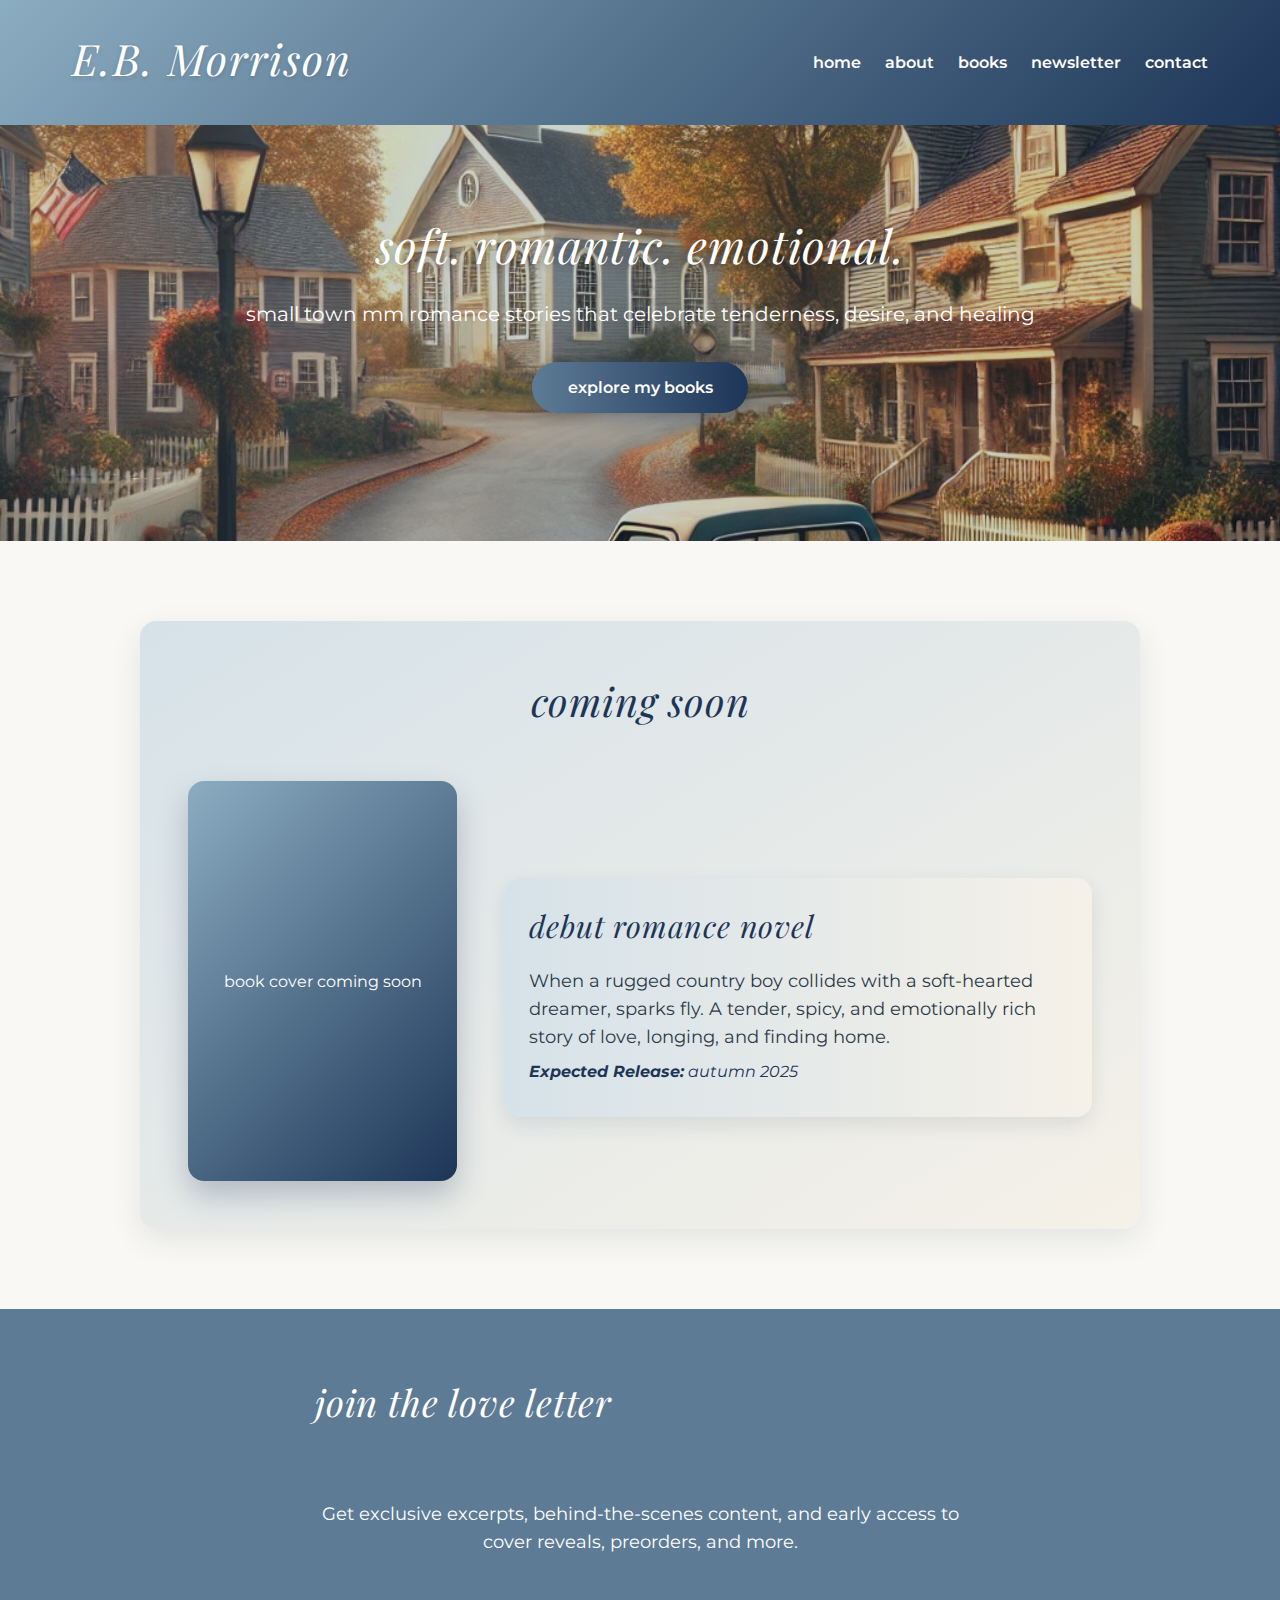
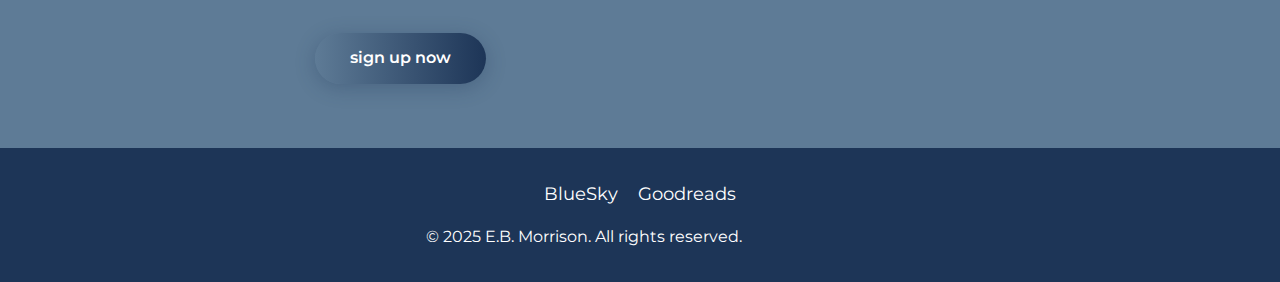
<file: index.html>
<!DOCTYPE html>
<html lang="en">
<head>
    <meta charset="UTF-8">
    <meta name="viewport" content="width=device-width, initial-scale=1.0">
    <title>E.B. Morrison | Romance Author</title>
    <link rel="stylesheet" href="styles.css">
    <link rel="preconnect" href="https://fonts.googleapis.com">
    <link rel="preconnect" href="https://fonts.gstatic.com" crossorigin>
    <link href="https://fonts.googleapis.com/css2?family=Playfair+Display:wght@400;700&family=Montserrat:wght@300;400;600&display=swap" rel="stylesheet">
</head>
<body>
<header>
    <div class="header-container">
        <h1 class="author-name">E.B. Morrison</h1>
        <nav>
            <ul>
                <li><a href="index.html">home</a></li>
                <li><a href="about.html">about</a></li>
                <li><a href="books.html">books</a></li>
                <li><a href="newsletter.html">newsletter</a></li>
                <li><a href="contact.html">contact</a></li>
            </ul>
        </nav>
    </div>
</header>

<main>
    <section class="hero">
        <div class="hero-content">
            <h2>soft. romantic. emotional.</h2>
            <p>small town mm romance stories that celebrate tenderness, desire, and healing</p>
            <a href="books.html" class="cta-button">explore my books</a>
        </div>
    </section>

    <section class="featured-book">
        <div class="gradient-container">
            <h2>coming soon</h2>
            <div class="book-display">
                <div class="book-cover">
                    <div class="placeholder-cover">
                        <span>book cover coming soon</span>
                    </div>
                </div>
                <div class="book-info">
                    <h3>debut romance novel</h3>
                    <p class="book-description">
                        When a rugged country boy collides with a soft-hearted dreamer, sparks fly. A tender, spicy, and emotionally rich story of love, longing, and finding home.
                    </p>
                    <p class="release-date"><strong>Expected Release:</strong> autumn 2025</p>
                </div>
            </div>
        </div>
    </section>

    <section class="newsletter-teaser">
        <div class="newsletter-content">
            <h2>join the love letter</h2>
            <p>Get exclusive excerpts, behind-the-scenes content, and early access to cover reveals, preorders, and more.</p>
            <a href="newsletter.html" class="cta-button">sign up now</a>
        </div>
    </section>
</main>

<footer>
    <div class="social-links">
        <a href="https://ebmorrison.bsky.social" class="social-icon" target="_blank">BlueSky</a>
        <a href="https://www.goodreads.com/ebmorrison" class="social-icon" target="_blank">Goodreads</a>
    </div>
    <p>&copy; 2025 E.B. Morrison. All rights reserved. <a href="privacy-policy.html">Privacy Policy</a></p>
</footer>
</body>
</html>
</file>
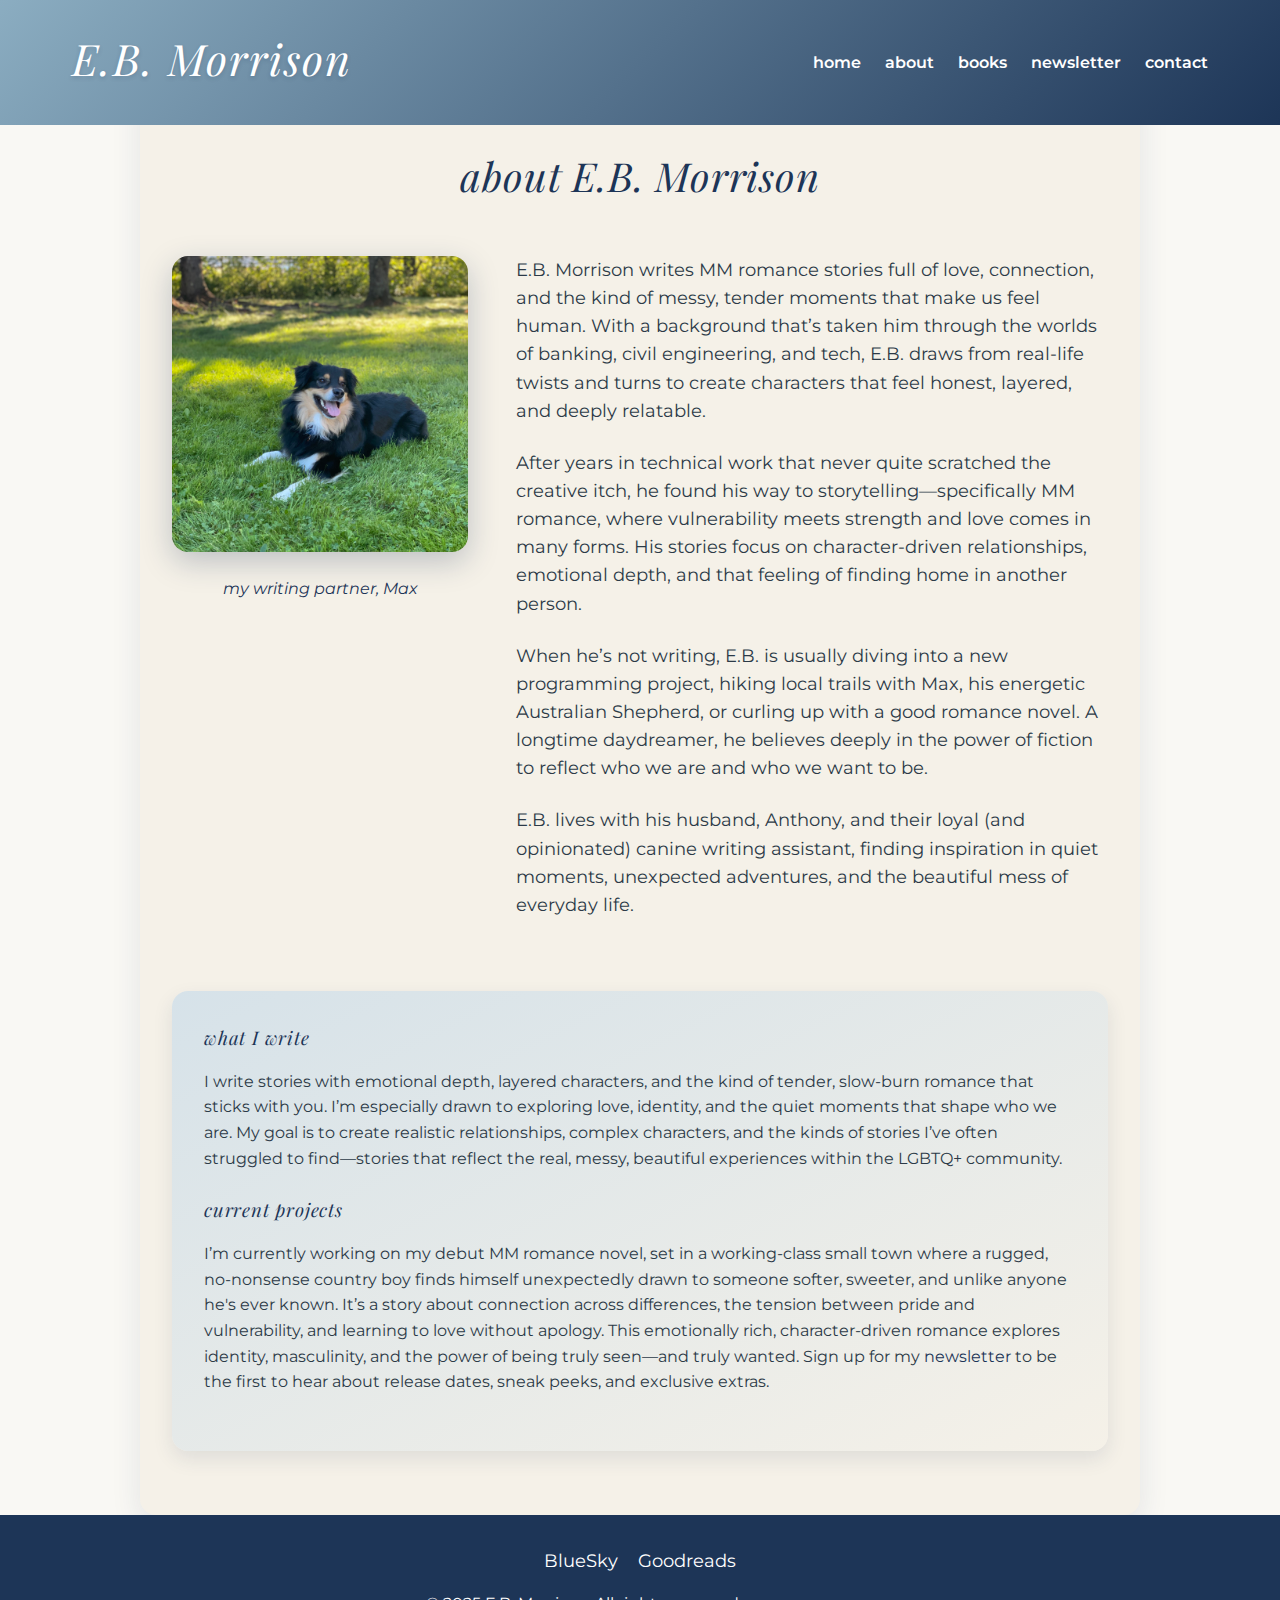
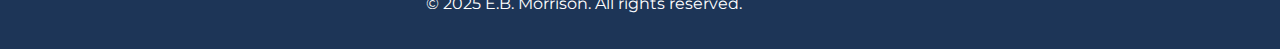
<file: about.html>
<!DOCTYPE html>
<html lang="en">
<head>
    <meta charset="UTF-8">
    <meta name="viewport" content="width=device-width, initial-scale=1.0">
    <title>About E.B. Morrison | Romance Author</title>
    <link rel="stylesheet" href="styles.css">
    <link rel="preconnect" href="https://fonts.googleapis.com">
    <link rel="preconnect" href="https://fonts.gstatic.com" crossorigin>
    <link href="https://fonts.googleapis.com/css2?family=Playfair+Display:wght@400;700&family=Montserrat:wght@300;400;600&display=swap" rel="stylesheet">
</head>
<body>
<header>
    <div class="header-container">
        <h1 class="author-name">E.B. Morrison</h1>
        <nav>
            <ul>
                <li><a href="index.html">home</a></li>
                <li><a href="about.html">about</a></li>
                <li><a href="books.html">books</a></li>
                <li><a href="newsletter.html">newsletter</a></li>
                <li><a href="contact.html">contact</a></li>
            </ul>
        </nav>
    </div>
</header>

<main>
    <section class="about-container">
        <h2>about E.B. Morrison</h2>

        <div class="about-content">
            <div class="author-photo">
                <!-- Replace with your dog's photo when ready -->
                <img src="img/author-dog.jpg" alt="E.B. Morrison's dog" class="dog-photo">
                <p class="photo-caption">my writing partner, Max</p>
            </div>

            <div class="author-bio">
                <p>E.B. Morrison writes MM romance stories full of love, connection, and the kind of messy, tender moments that make us feel human. With a background that’s taken him through the worlds of banking, civil engineering, and tech, E.B. draws from real-life twists and turns to create characters that feel honest, layered, and deeply relatable.</p>

                <p>After years in technical work that never quite scratched the creative itch, he found his way to storytelling—specifically MM romance, where vulnerability meets strength and love comes in many forms. His stories focus on character-driven relationships, emotional depth, and that feeling of finding home in another person.</p>

                <p>When he’s not writing, E.B. is usually diving into a new programming project, hiking local trails with Max, his energetic Australian Shepherd, or curling up with a good romance novel. A longtime daydreamer, he believes deeply in the power of fiction to reflect who we are and who we want to be.</p>

                <p>E.B. lives with his husband, Anthony, and their loyal (and opinionated) canine writing assistant, finding inspiration in quiet moments, unexpected adventures, and the beautiful mess of everyday life.</p>
            </div>
        </div>

        <div class="author-interests">
            <h3>what I write</h3>
            <p>I write stories with emotional depth, layered characters, and the kind of tender, slow-burn romance that sticks with you. I’m especially drawn to exploring love, identity, and the quiet moments that shape who we are. My goal is to create realistic relationships, complex characters, and the kinds of stories I’ve often struggled to find—stories that reflect the real, messy, beautiful experiences within the LGBTQ+ community.</p>

            <h3>current projects</h3>
            <p>I’m currently working on my debut MM romance novel, set in a working-class small town where a rugged, no-nonsense country boy finds himself unexpectedly drawn to someone softer, sweeter, and unlike anyone he's ever known. It’s a story about connection across differences, the tension between pride and vulnerability, and learning to love without apology. This emotionally rich, character-driven romance explores identity, masculinity, and the power of being truly seen—and truly wanted. Sign up for my <a href="newsletter.html">newsletter</a> to be the first to hear about release dates, sneak peeks, and exclusive extras.</p>
        </div>
    </section>
</main>

<footer>
    <div class="social-links">
        <a href="https://ebmorrison.bsky.social" class="social-icon" target="_blank">BlueSky</a>
        <a href="https://www.goodreads.com/ebmorrison" class="social-icon" target="_blank">Goodreads</a>
    </div>
    <p>&copy; 2025 E.B. Morrison. All rights reserved. <a href="privacy-policy.html">Privacy Policy</a></p>
</footer>
</body>
</html>
</file>
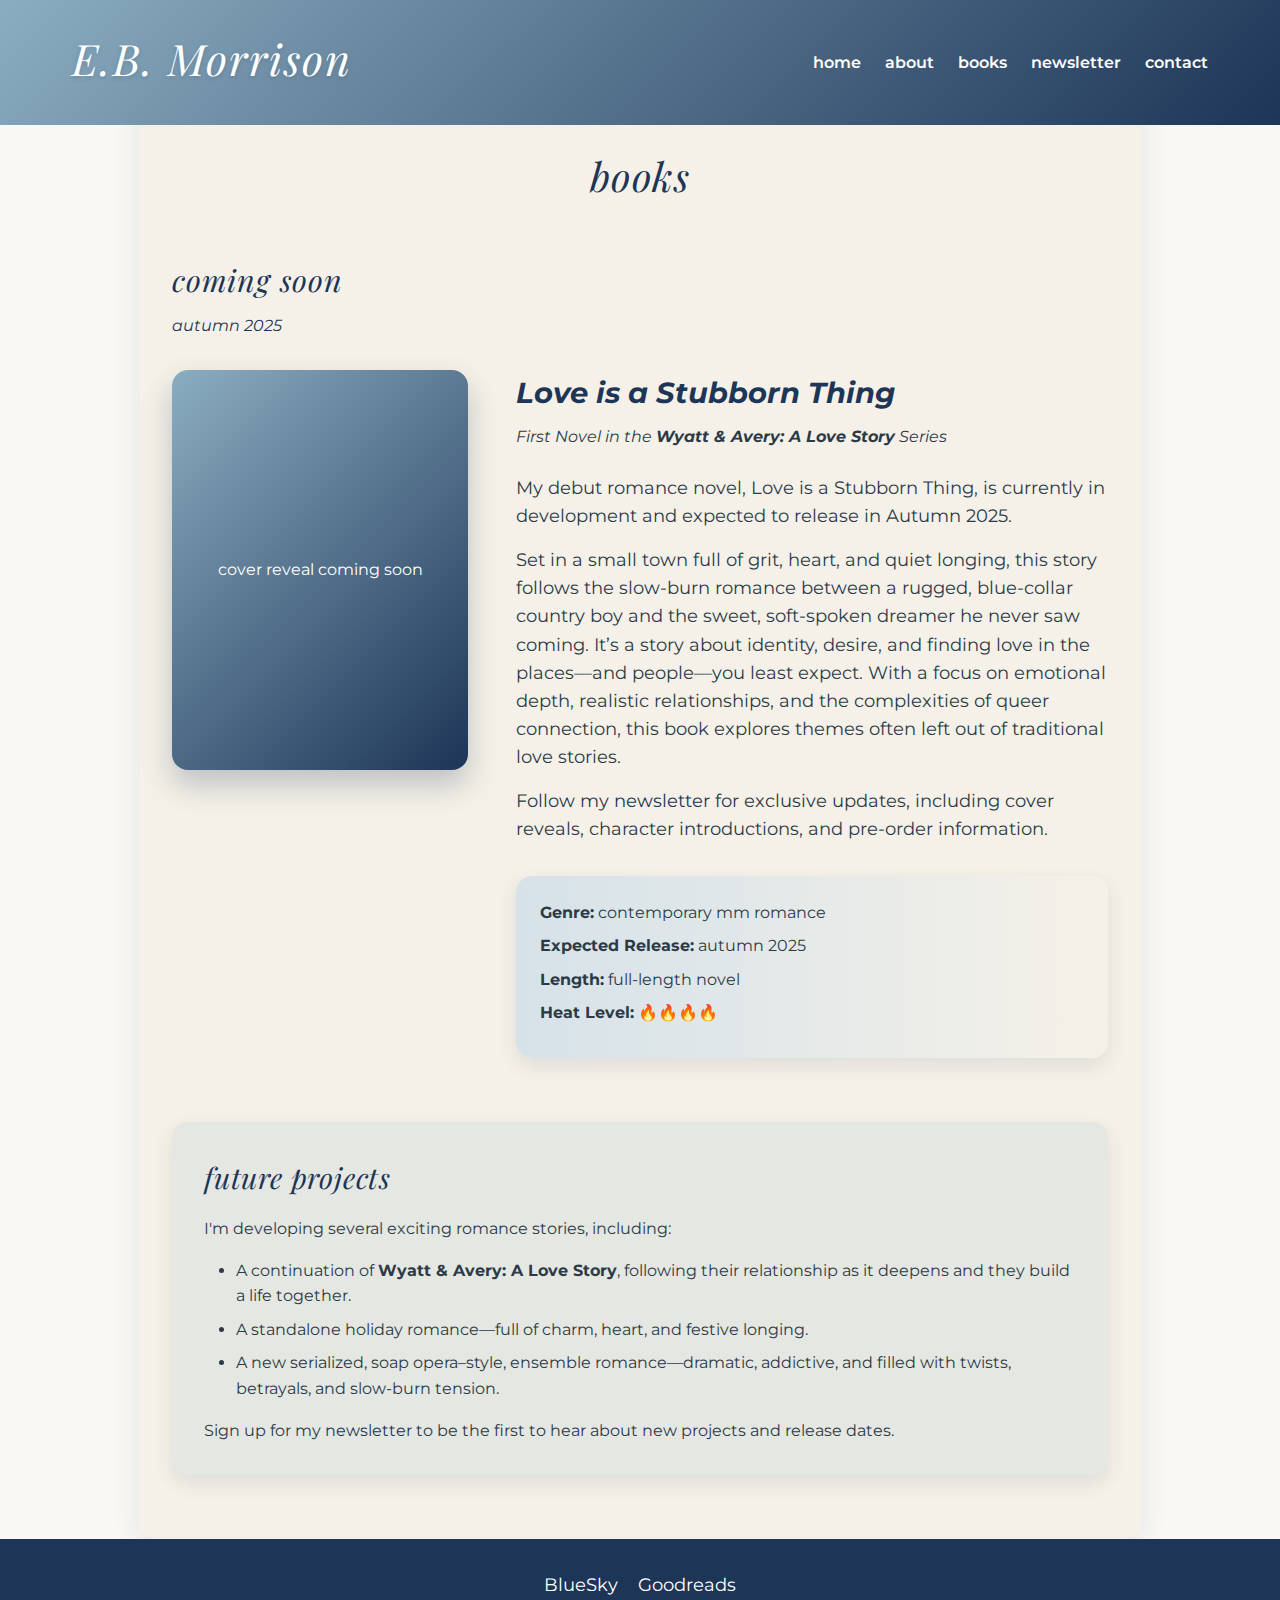
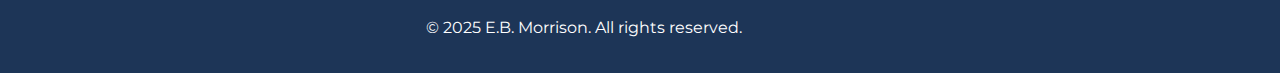
<file: books.html>
<!DOCTYPE html>
<html lang="en">
<head>
    <meta charset="UTF-8">
    <meta name="viewport" content="width=device-width, initial-scale=1.0">
    <title>Books by E.B. Morrison | Romance Author</title>
    <link rel="stylesheet" href="styles.css">
    <link rel="preconnect" href="https://fonts.googleapis.com">
    <link rel="preconnect" href="https://fonts.gstatic.com" crossorigin>
    <link href="https://fonts.googleapis.com/css2?family=Playfair+Display:wght@400;700&family=Montserrat:wght@300;400;600&display=swap" rel="stylesheet">
</head>
<body>
<header>
    <div class="header-container">
        <h1 class="author-name">E.B. Morrison</h1>
        <nav>
            <ul>
                <li><a href="index.html">home</a></li>
                <li><a href="about.html">about</a></li>
                <li><a href="books.html">books</a></li>
                <li><a href="newsletter.html">newsletter</a></li>
                <li><a href="contact.html">contact</a></li>
            </ul>
        </nav>
    </div>
</header>

<main>
    <section class="books-container">
        <h2>books</h2>

        <div class="coming-soon">
            <h3>coming soon</h3>
            <p class="release-date">autumn 2025</p>

            <div class="book-preview">
                <div class="book-cover">
                    <!-- Replace with actual cover when available -->
                    <div class="placeholder-cover">
                        <span>cover reveal coming soon</span>
                    </div>
                </div>

                <div class="book-details">
                    <h4 class="book-title">Love is a Stubborn Thing</h4>
                    <p class="book-subtitle">First Novel in the <strong>Wyatt & Avery: A Love Story</strong> Series</p>

                    <div class="book-description">
                        <p>My debut romance novel, Love is a Stubborn Thing, is currently in development and expected to release in Autumn 2025.</p>

                        <p>Set in a small town full of grit, heart, and quiet longing, this story follows the slow-burn romance between a rugged, blue-collar country boy and the sweet, soft-spoken dreamer he never saw coming. It’s a story about identity, desire, and finding love in the places—and people—you least expect. With a focus on emotional depth, realistic relationships, and the complexities of queer connection, this book explores themes often left out of traditional love stories.</p>

                        <p>Follow my <a href="newsletter.html">newsletter</a> for exclusive updates, including cover reveals, character introductions, and pre-order information.</p>
                    </div>

                    <div class="book-info">
                        <p><strong>Genre:</strong> contemporary mm romance</p>
                        <p><strong>Expected Release:</strong> autumn 2025</p>
                        <p><strong>Length:</strong> full-length novel</p>
                        <p><strong>Heat Level:</strong> 🔥🔥🔥🔥</p>
                    </div>
                </div>
            </div>
        </div>

        <div class="future-works">
            <h3>future projects</h3>
            <p>I'm developing several exciting romance stories, including:</p>

            <ul class="projects-list">
                <li>A continuation of <strong>Wyatt & Avery: A Love Story</strong>, following their relationship as it deepens and they build a life together.</li>
                <li>A standalone holiday romance—full of charm, heart, and festive longing.</li>
                <li>A new serialized, soap opera–style, ensemble romance—dramatic, addictive, and filled with twists, betrayals, and slow-burn tension.</li>
            </ul>

            <p>Sign up for my <a href="newsletter.html">newsletter</a> to be the first to hear about new projects and release dates.</p>
        </div>
    </section>
</main>

<footer>
    <div class="social-links">
        <a href="https://ebmorrison.bsky.social" class="social-icon" target="_blank">BlueSky</a>
        <a href="https://www.goodreads.com/ebmorrison" class="social-icon" target="_blank">Goodreads</a>
    </div>
    <p>&copy; 2025 E.B. Morrison. All rights reserved. <a href="privacy-policy.html">Privacy Policy</a></p>
</footer>
</body>
</html>
</file>
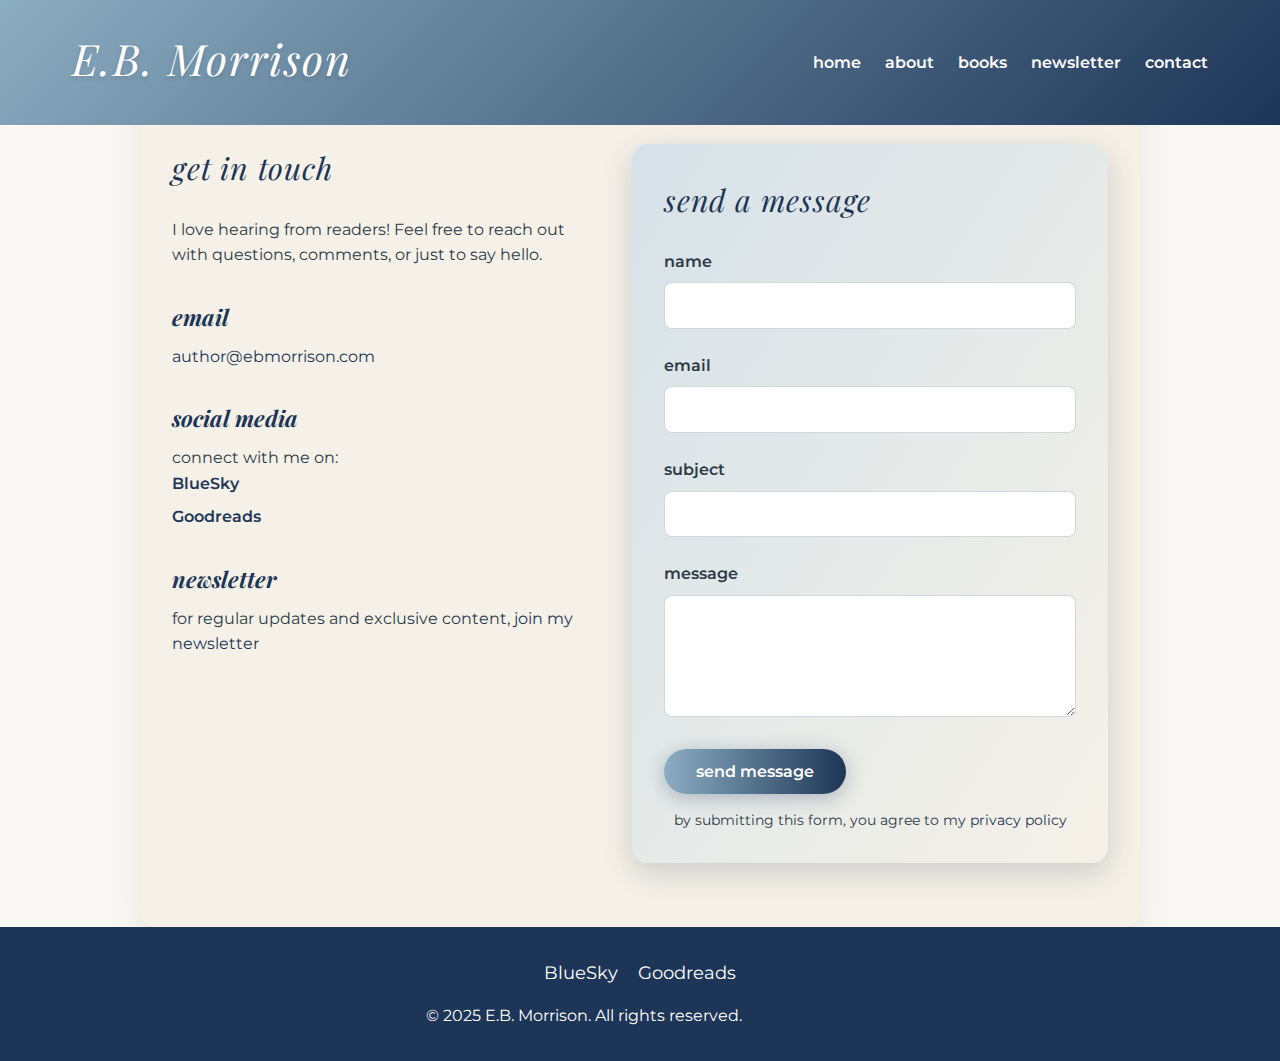
<file: contact.html>
<!DOCTYPE html>
<html lang="en">
<head>
    <meta charset="UTF-8">
    <meta name="viewport" content="width=device-width, initial-scale=1.0">
    <title>Contact | E.B. Morrison | Romance Author</title>
    <link rel="stylesheet" href="styles.css">
    <link rel="preconnect" href="https://fonts.googleapis.com">
    <link rel="preconnect" href="https://fonts.gstatic.com" crossorigin>
    <link href="https://fonts.googleapis.com/css2?family=Playfair+Display:wght@400;700&family=Montserrat:wght@300;400;600&display=swap" rel="stylesheet">
</head>
<body>
<header>
    <div class="header-container">
        <h1 class="author-name">E.B. Morrison</h1>
        <nav>
            <ul>
                <li><a href="index.html">home</a></li>
                <li><a href="about.html">about</a></li>
                <li><a href="books.html">books</a></li>
                <li><a href="newsletter.html">newsletter</a></li>
                <li><a href="contact.html">contact</a></li>
            </ul>
        </nav>
    </div>
</header>

<main>
    <section class="contact-container">
        <div class="contact-content">
            <div class="contact-info">
                <h3>get in touch</h3>

                <p>I love hearing from readers! Feel free to reach out with questions, comments, or just to say hello.</p>

                <div class="contact-methods">
                    <div class="contact-method">
                        <h4>email</h4>
                        <p><a href="mailto:author@ebmorrison.com">author@ebmorrison.com</a></p>
                    </div>

                    <div class="contact-method">
                        <h4>social media</h4>
                        <p>connect with me on:</p>
                        <ul class="social-list">
                            <li><a href="https://bsky.app/profile/ebmorrison" target="_blank">BlueSky</a></li>
                            <li><a href="https://www.goodreads.com/user/show/ebmorrison" target="_blank">Goodreads</a></li>
                        </ul>
                    </div>

                    <div class="contact-method">
                        <h4>newsletter</h4>
                        <p>for regular updates and exclusive content, <a href="newsletter.html">join my newsletter</a></p>
                    </div>
                </div>
            </div>

            <div class="contact-form">
                <h3>send a message</h3>

                <form action="https://formspree.io/f/mdkekzpb" method="post" id="contact-form">
                    <div class="form-group">
                        <label for="name">name</label>
                        <input type="text" id="name" name="name" required>
                    </div>

                    <div class="form-group">
                        <label for="email">email</label>
                        <input type="email" id="email" name="email" required>
                    </div>

                    <div class="form-group">
                        <label for="subject">subject</label>
                        <input type="text" id="subject" name="subject" required>
                    </div>

                    <div class="form-group">
                        <label for="message">message</label>
                        <textarea id="message" name="message" rows="5" required></textarea>
                    </div>

                    <button type="submit" class="submit-button">send message</button>

                    <p class="form-note">by submitting this form, you agree to my <a href="privacy-policy.html">privacy policy</a></p>
                </form>
            </div>
        </div>
    </section>
</main>

<footer>
    <div class="social-links">
        <a href="https://ebmorrison.bsky.social" class="social-icon" target="_blank">BlueSky</a>
        <a href="https://www.goodreads.com/ebmorrison" class="social-icon" target="_blank">Goodreads</a>
    </div>
    <p>&copy; 2025 E.B. Morrison. All rights reserved. <a href="privacy-policy.html">Privacy Policy</a></p>
</footer>
</body>
</html>
</file>
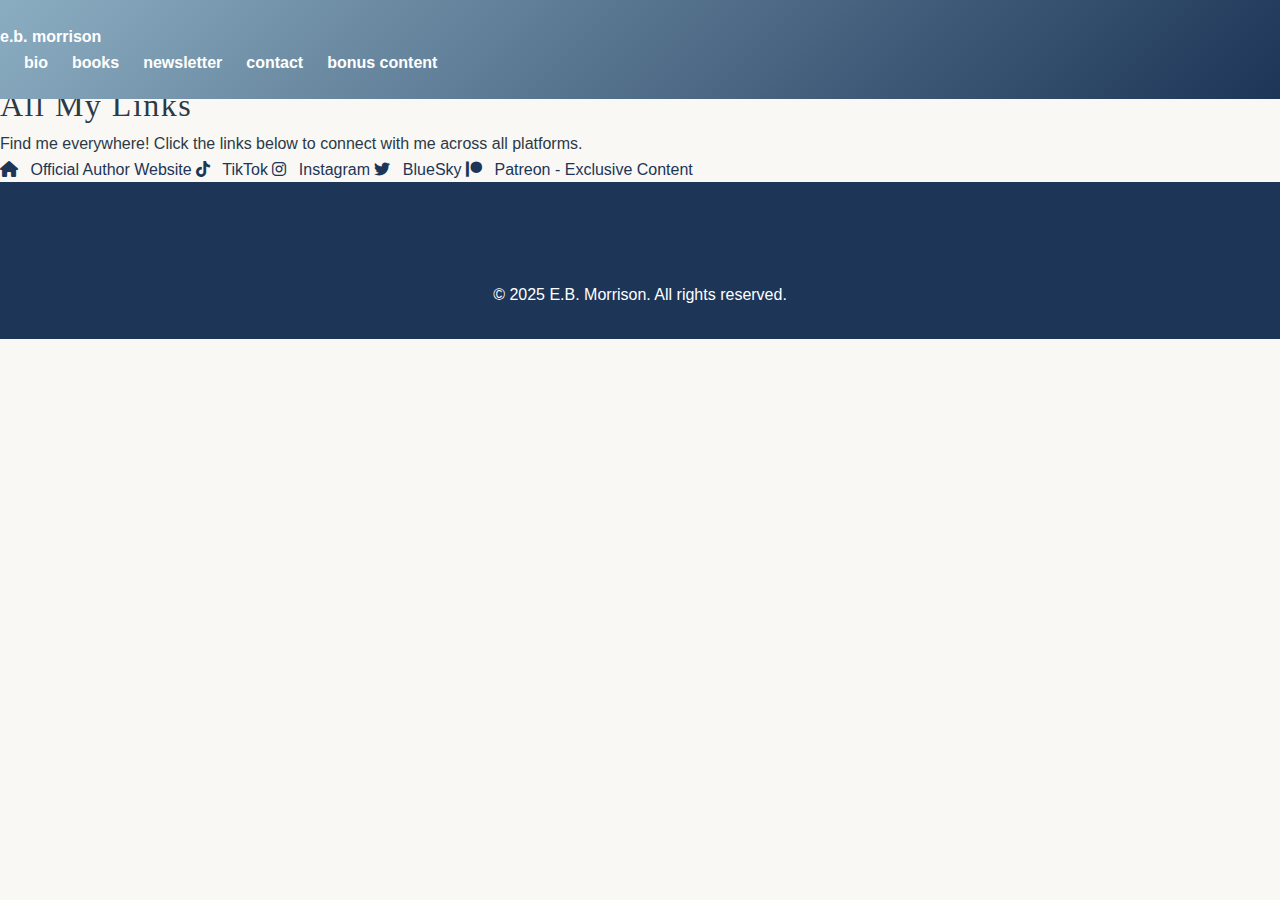
<file: links.html>
<!DOCTYPE html>
<html lang="en">
<head>
  <meta charset="UTF-8">
  <meta name="viewport" content="width=device-width, initial-scale=1.0">
  <title>E.B. Morrison | Links</title>
  <link href="https://cdnjs.cloudflare.com/ajax/libs/font-awesome/6.0.0/css/all.min.css" rel="stylesheet">
  <link rel="stylesheet" href="styles.css">
  <!-- MailerLite Universal -->
  <script>
    (function(w,d,e,u,f,l,n){w[f]=w[f]||function(){(w[f].q=w[f].q||[])
            .push(arguments);},l=d.createElement(e),l.async=1,l.src=u,
            n=d.getElementsByTagName(e)[0],n.parentNode.insertBefore(l,n);})
    (window,document,'script','https://assets.mailerlite.com/js/universal.js','ml');
    ml('account', '1390171');
  </script>
  <!-- End MailerLite Universal -->
</head>
<body>
<!-- Header -->
<header>
  <nav>
    <a href="/" class="logo">e.b. morrison</a>
    <ul class="nav-links">
      <!-- <li><a href="index.html">home</a></li> -->
      <li><a href="bio.html">bio</a></li>
      <li><a href="books.html">books</a></li>
      <li><a href="newsletter.html">newsletter</a></li>
      <li><a href="contact.html">contact</a></li>
      <li><a href="https://www.patreon.com/ebmorrison" target="_blank">bonus content</a></li>
      <!-- <li><a href="shop.html">shop</a></li> -->
      <!-- <li><a href="links.html">links</a></li> -->
    </ul>
    <div class="menu-toggle" onclick="toggleMenu()">
      <span></span>
      <span></span>
      <span></span>
    </div>
  </nav>
</header>

<!-- Main Content -->
<main>
  <h1>All My Links</h1>
  <div class="links-container">
    <p>Find me everywhere! Click the links below to connect with me across all platforms.</p>

    <div class="links-grid">
      <a href="https://ebmorrison.com" class="link-item">
        <i class="fas fa-home" style="margin-right: 0.5rem;"></i>
        Official Author Website
      </a>

      <a href="https://www.tiktok.com/@e.b.morrison" target="_blank" class="link-item">
        <i class="fab fa-tiktok" style="margin-right: 0.5rem;"></i>
        TikTok
      </a>

      <a href="https://www.instagram.com/e.b.morrison/" target="_blank" class="link-item">
        <i class="fab fa-instagram" style="margin-right: 0.5rem;"></i>
        Instagram
      </a>

      <!-- <a href="https://www.goodreads.com/ebmorrison" target="_blank" class="link-item">
        <i class="fab fa-goodreads" style="margin-right: 0.5rem;"></i>
        Goodreads
      </a> -->

      <a href="https://bsky.app/profile/ebmorrison.bsky.social" target="_blank" class="link-item">
        <i class="fab fa-twitter" style="margin-right: 0.5rem;"></i>
        BlueSky
      </a>

      <a href="https://www.patreon.com/ebmorrison" target="_blank" class="link-item">
        <i class="fab fa-patreon" style="margin-right: 0.5rem;"></i>
        Patreon - Exclusive Content
      </a>

      <!-- <a href="AMAZON_LINK_PLACEHOLDER" target="_blank" class="link-item">
        <i class="fab fa-amazon" style="margin-right: 0.5rem;"></i>
        Amazon - Buy My Books
      </a>

      <a href="https://www.amazon.com/kindle-unlimited" target="_blank" class="link-item">
        <i class="fas fa-tablet-alt" style="margin-right: 0.5rem;"></i>
        Kindle Unlimited
      </a>

      <a href="AUDIBLE_LINK_PLACEHOLDER" target="_blank" class="link-item">
        <i class="fas fa-headphones" style="margin-right: 0.5rem;"></i>
        Audible - Audiobooks
      </a>

      <a href="BARNES_NOBLE_LINK_PLACEHOLDER" target="_blank" class="link-item">
        <i class="fas fa-book" style="margin-right: 0.5rem;"></i>
        Barnes &amp; Noble
      </a> -->
    </div>
  </div>
</main>

<!-- Footer -->
<footer>
  <div class="footer-content">
    <div class="social-links">
      <a href="https://www.tiktok.com/@e.b.morrison" target="_blank" title="TikTok"><i class="fab fa-tiktok"></i></a>
      <a href="https://www.instagram.com/e.b.morrison/" target="_blank" title="Instagram"><i class="fab fa-instagram"></i></a>
      <a href="https://www.goodreads.com/ebmorrison" target="_blank" title="Goodreads"><i class="fab fa-goodreads"></i></a>
      <a href="https://bsky.app/profile/ebmorrison.bsky.social" target="_blank" title="BlueSky"><i class="fab fa-twitter"></i></a>
      <a href="https://www.patreon.com/ebmorrison" target="_blank" title="Patreon"><i class="fab fa-patreon"></i></a>
    </div>

    <div class="footer-links">
      <a href="privacy.html">Privacy Policy</a>
    </div>

    <div class="copyright">
      © 2025 E.B. Morrison. All rights reserved.
    </div>
  </div>
</footer>

<script src="script.js"></script>
</body>
</html>
</file>
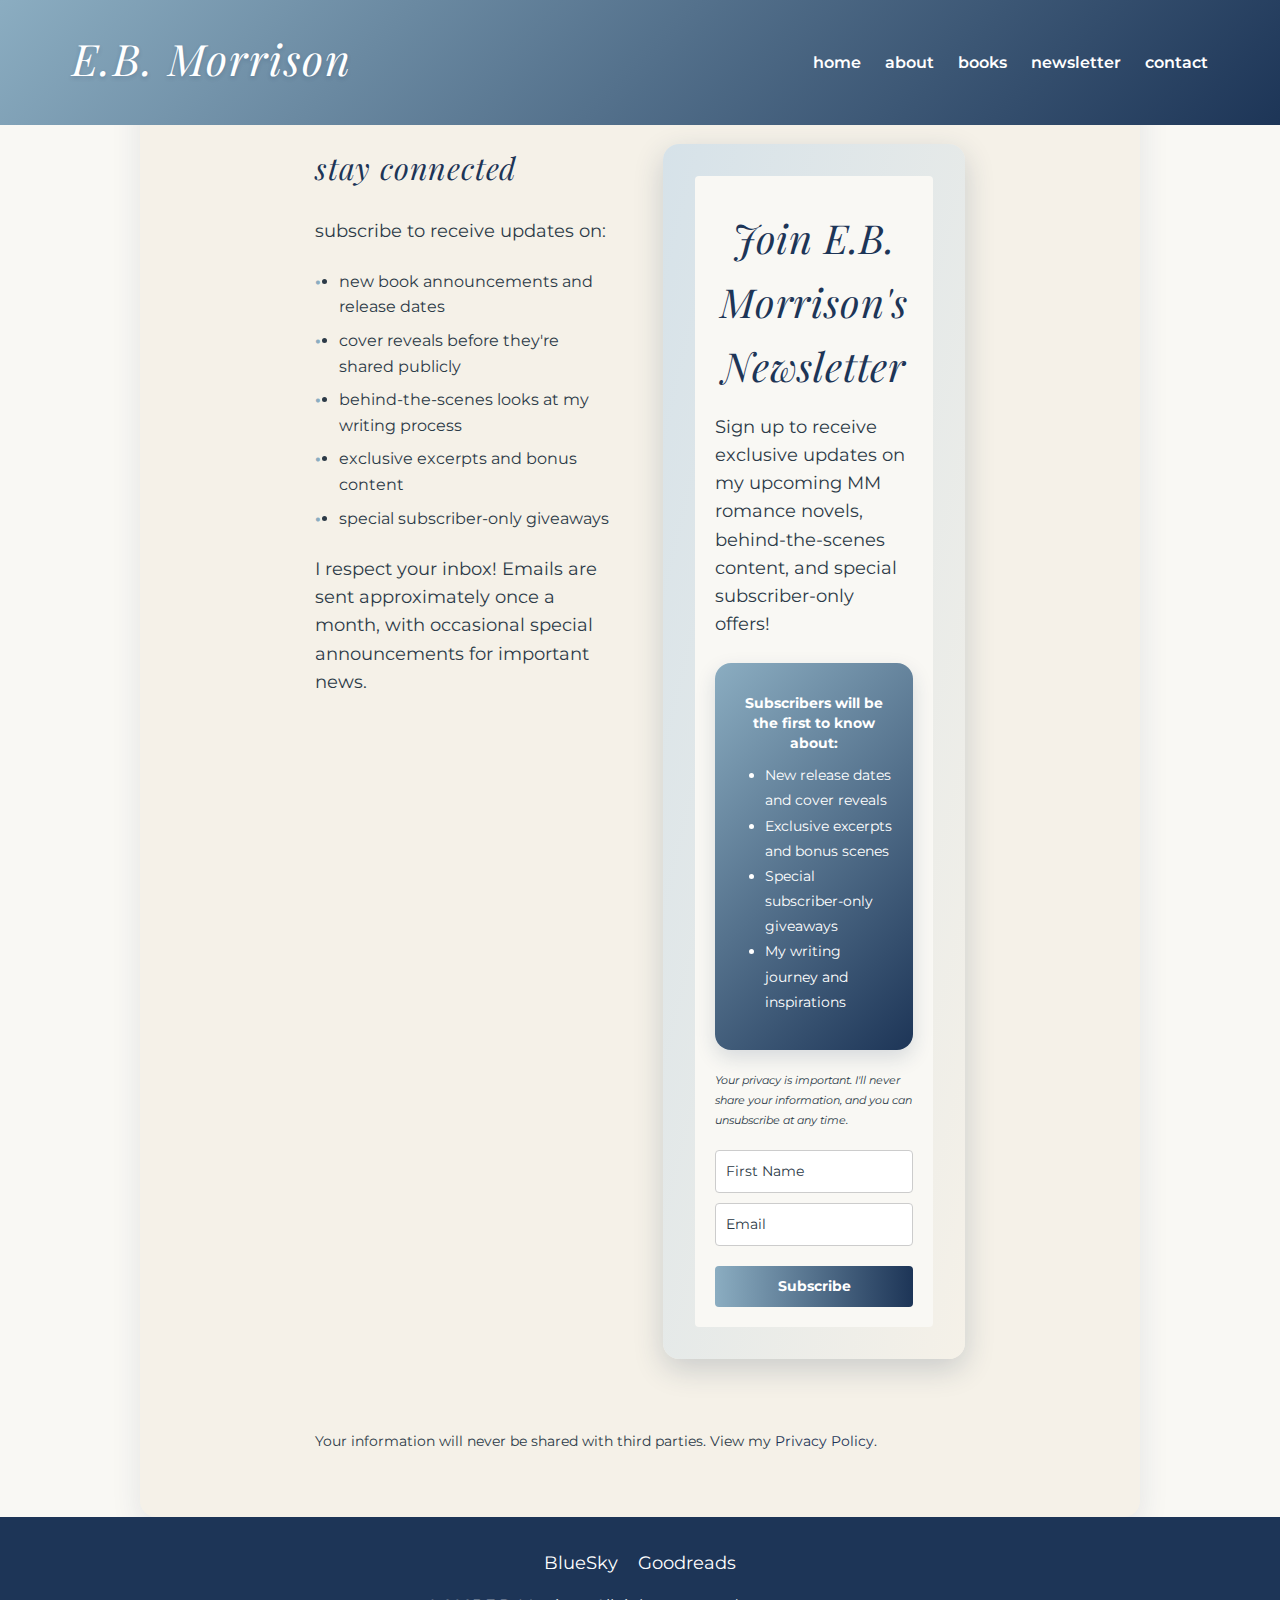
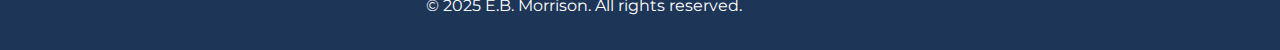
<file: newsletter.html>
<!DOCTYPE html>
<html lang="en">
<head>
    <meta charset="UTF-8">
    <meta name="viewport" content="width=device-width, initial-scale=1.0">
    <title>Newsletter | E.B. Morrison | Romance Author</title>
    <link rel="stylesheet" href="styles.css">
    <link rel="preconnect" href="https://fonts.googleapis.com">
    <link rel="preconnect" href="https://fonts.gstatic.com" crossorigin>
    <link href="https://fonts.googleapis.com/css2?family=Playfair+Display:wght@400;700&family=Montserrat:wght@300;400;600&display=swap" rel="stylesheet">
</head>
<body>
<header>
    <div class="header-container">
        <h1 class="author-name">E.B. Morrison</h1>
        <nav>
            <ul>
                <li><a href="index.html">home</a></li>
                <li><a href="about.html">about</a></li>
                <li><a href="books.html">books</a></li>
                <li><a href="newsletter.html">newsletter</a></li>
                <li><a href="contact.html">contact</a></li>
            </ul>
        </nav>
    </div>
</header>

<main>
    <section class="newsletter-container">

        <div class="newsletter-content">
            <div class="newsletter-info">
                <h3>stay connected</h3>

                <p>subscribe to receive updates on:</p>
                <ul class="newsletter-benefits">
                    <li>new book announcements and release dates</li>
                    <li>cover reveals before they're shared publicly</li>
                    <li>behind-the-scenes looks at my writing process</li>
                    <li>exclusive excerpts and bonus content</li>
                    <li>special subscriber-only giveaways</li>
                </ul>

                <p>I respect your inbox! Emails are sent approximately once a month, with occasional special announcements for important news.</p>
            </div>

            <div class="signup-form">
                <style type="text/css">@import url("https://assets.mlcdn.com/fonts.css?version=1741253");</style>
                <style type="text/css">
                    /* LOADER */
                    .ml-form-embedSubmitLoad {
                        display: inline-block;
                        width: 20px;
                        height: 20px;
                    }

                    .g-recaptcha {
                        transform: scale(1);
                        -webkit-transform: scale(1);
                        transform-origin: 0 0;
                        -webkit-transform-origin: 0 0;
                        height: ;
                    }

                    .sr-only {
                        position: absolute;
                        width: 1px;
                        height: 1px;
                        padding: 0;
                        margin: -1px;
                        overflow: hidden;
                        clip: rect(0,0,0,0);
                        border: 0;
                    }

                    .ml-form-embedSubmitLoad:after {
                        content: " ";
                        display: block;
                        width: 11px;
                        height: 11px;
                        margin: 1px;
                        border-radius: 50%;
                        border: 4px solid #fff;
                        border-color: #ffffff #ffffff #ffffff transparent;
                        animation: ml-form-embedSubmitLoad 1.2s linear infinite;
                    }
                    @keyframes ml-form-embedSubmitLoad {
                        0% {
                            transform: rotate(0deg);
                        }
                        100% {
                            transform: rotate(360deg);
                        }
                    }
                    #mlb2-23753658.ml-form-embedContainer {
                        box-sizing: border-box;
                        display: table;
                        margin: 0 auto;
                        position: static;
                        width: 100% !important;
                    }
                    #mlb2-23753658.ml-form-embedContainer h4,
                    #mlb2-23753658.ml-form-embedContainer p,
                    #mlb2-23753658.ml-form-embedContainer span,
                    #mlb2-23753658.ml-form-embedContainer button {
                        text-transform: none !important;
                        letter-spacing: normal !important;
                    }
                    #mlb2-23753658.ml-form-embedContainer .ml-form-embedWrapper {
                        background-color: #f6f6f6;

                        border-width: 0px;
                        border-color: transparent;
                        border-radius: 4px;
                        border-style: solid;
                        box-sizing: border-box;
                        display: inline-block !important;
                        margin: 0;
                        padding: 0;
                        position: relative;
                    }
                    #mlb2-23753658.ml-form-embedContainer .ml-form-embedWrapper.embedPopup,
                    #mlb2-23753658.ml-form-embedContainer .ml-form-embedWrapper.embedDefault { width: 400px; }
                    #mlb2-23753658.ml-form-embedContainer .ml-form-embedWrapper.embedForm { max-width: 400px; width: 100%; }
                    #mlb2-23753658.ml-form-embedContainer .ml-form-align-left { text-align: left; }
                    #mlb2-23753658.ml-form-embedContainer .ml-form-align-center { text-align: center; }
                    #mlb2-23753658.ml-form-embedContainer .ml-form-align-default { display: table-cell !important; vertical-align: middle !important; text-align: center !important; }
                    #mlb2-23753658.ml-form-embedContainer .ml-form-align-right { text-align: right; }
                    #mlb2-23753658.ml-form-embedContainer .ml-form-embedWrapper .ml-form-embedHeader img {
                        border-top-left-radius: 4px;
                        border-top-right-radius: 4px;
                        height: auto;
                        margin: 0 auto !important;
                        max-width: 100%;
                        width: undefinedpx;
                    }
                    #mlb2-23753658.ml-form-embedContainer .ml-form-embedWrapper .ml-form-embedBody,
                    #mlb2-23753658.ml-form-embedContainer .ml-form-embedWrapper .ml-form-successBody {
                        padding: 20px 20px 0 20px;
                    }
                    #mlb2-23753658.ml-form-embedContainer .ml-form-embedWrapper .ml-form-embedBody.ml-form-embedBodyHorizontal {
                        padding-bottom: 0;
                    }
                    #mlb2-23753658.ml-form-embedContainer .ml-form-embedWrapper .ml-form-embedBody .ml-form-embedContent,
                    #mlb2-23753658.ml-form-embedContainer .ml-form-embedWrapper .ml-form-successBody .ml-form-successContent {
                        text-align: left;
                        margin: 0 0 20px 0;
                    }
                    #mlb2-23753658.ml-form-embedContainer .ml-form-embedWrapper .ml-form-embedBody .ml-form-embedContent h4,
                    #mlb2-23753658.ml-form-embedContainer .ml-form-embedWrapper .ml-form-successBody .ml-form-successContent h4 {
                        color: #000000;
                        font-family: 'Open Sans', Arial, Helvetica, sans-serif;
                        font-size: 30px;
                        font-weight: 400;
                        margin: 0 0 10px 0;
                        text-align: left;
                        word-break: break-word;
                    }
                    #mlb2-23753658.ml-form-embedContainer .ml-form-embedWrapper .ml-form-embedBody .ml-form-embedContent p,
                    #mlb2-23753658.ml-form-embedContainer .ml-form-embedWrapper .ml-form-successBody .ml-form-successContent p {
                        color: #000000;
                        font-family: 'Open Sans', Arial, Helvetica, sans-serif;
                        font-size: 14px;
                        font-weight: 400;
                        line-height: 20px;
                        margin: 0 0 10px 0;
                        text-align: left;
                    }
                    #mlb2-23753658.ml-form-embedContainer .ml-form-embedWrapper .ml-form-embedBody .ml-form-embedContent ul,
                    #mlb2-23753658.ml-form-embedContainer .ml-form-embedWrapper .ml-form-embedBody .ml-form-embedContent ol,
                    #mlb2-23753658.ml-form-embedContainer .ml-form-embedWrapper .ml-form-successBody .ml-form-successContent ul,
                    #mlb2-23753658.ml-form-embedContainer .ml-form-embedWrapper .ml-form-successBody .ml-form-successContent ol {
                        color: #000000;
                        font-family: 'Open Sans', Arial, Helvetica, sans-serif;
                        font-size: 14px;
                    }
                    #mlb2-23753658.ml-form-embedContainer .ml-form-embedWrapper .ml-form-embedBody .ml-form-embedContent ol ol,
                    #mlb2-23753658.ml-form-embedContainer .ml-form-embedWrapper .ml-form-successBody .ml-form-successContent ol ol {
                        list-style-type: lower-alpha;
                    }
                    #mlb2-23753658.ml-form-embedContainer .ml-form-embedWrapper .ml-form-embedBody .ml-form-embedContent ol ol ol,
                    #mlb2-23753658.ml-form-embedContainer .ml-form-embedWrapper .ml-form-successBody .ml-form-successContent ol ol ol {
                        list-style-type: lower-roman;
                    }
                    #mlb2-23753658.ml-form-embedContainer .ml-form-embedWrapper .ml-form-embedBody .ml-form-embedContent p a,
                    #mlb2-23753658.ml-form-embedContainer .ml-form-embedWrapper .ml-form-successBody .ml-form-successContent p a {
                        color: #000000;
                        text-decoration: underline;
                    }

                    #mlb2-23753658.ml-form-embedContainer .ml-form-embedWrapper .ml-block-form .ml-field-group {
                        text-align: left!important;
                    }

                    #mlb2-23753658.ml-form-embedContainer .ml-form-embedWrapper .ml-block-form .ml-field-group label {
                        margin-bottom: 5px;
                        color: #2C3A47;
                        font-size: 14px;
                        font-family: 'Open Sans', Arial, Helvetica, sans-serif;
                        font-weight: bold; font-style: normal; text-decoration: none;;
                        display: inline-block;
                        line-height: 20px;
                    }
                    #mlb2-23753658.ml-form-embedContainer .ml-form-embedWrapper .ml-form-embedBody .ml-form-embedContent p:last-child,
                    #mlb2-23753658.ml-form-embedContainer .ml-form-embedWrapper .ml-form-successBody .ml-form-successContent p:last-child {
                        margin: 0;
                    }
                    #mlb2-23753658.ml-form-embedContainer .ml-form-embedWrapper .ml-form-embedBody form {
                        margin: 0;
                        width: 100%;
                    }
                    #mlb2-23753658.ml-form-embedContainer .ml-form-embedWrapper .ml-form-embedBody .ml-form-formContent,
                    #mlb2-23753658.ml-form-embedContainer .ml-form-embedWrapper .ml-form-embedBody .ml-form-checkboxRow {
                        margin: 0 0 20px 0;
                        width: 100%;
                    }
                    #mlb2-23753658.ml-form-embedContainer .ml-form-embedWrapper .ml-form-embedBody .ml-form-checkboxRow {
                        float: left;
                    }
                    #mlb2-23753658.ml-form-embedContainer .ml-form-embedWrapper .ml-form-embedBody .ml-form-formContent.horozintalForm {
                        margin: 0;
                        padding: 0 0 20px 0;
                        width: 100%;
                        height: auto;
                        float: left;
                    }
                    #mlb2-23753658.ml-form-embedContainer .ml-form-embedWrapper .ml-form-embedBody .ml-form-fieldRow {
                        margin: 0 0 10px 0;
                        width: 100%;
                    }
                    #mlb2-23753658.ml-form-embedContainer .ml-form-embedWrapper .ml-form-embedBody .ml-form-fieldRow.ml-last-item {
                        margin: 0;
                    }
                    #mlb2-23753658.ml-form-embedContainer .ml-form-embedWrapper .ml-form-embedBody .ml-form-fieldRow.ml-formfieldHorizintal {
                        margin: 0;
                    }
                    #mlb2-23753658.ml-form-embedContainer .ml-form-embedWrapper .ml-form-embedBody .ml-form-fieldRow input {
                        background-color: #ffffff !important;
                        color: #2C3A47 !important;
                        border-color: #cccccc;
                        border-radius: 4px !important;
                        border-style: solid !important;
                        border-width: 1px !important;
                        font-family: 'Montserrat', sans-serif;
                        font-size: 14px !important;
                        height: auto;
                        line-height: 21px !important;
                        margin-bottom: 0;
                        margin-top: 0;
                        margin-left: 0;
                        margin-right: 0;
                        padding: 10px 10px !important;
                        width: 100% !important;
                        box-sizing: border-box !important;
                        max-width: 100% !important;
                    }
                    #mlb2-23753658.ml-form-embedContainer .ml-form-embedWrapper .ml-form-embedBody .ml-form-fieldRow input::-webkit-input-placeholder,
                    #mlb2-23753658.ml-form-embedContainer .ml-form-embedWrapper .ml-form-embedBody .ml-form-horizontalRow input::-webkit-input-placeholder { color: #2C3A47; }

                    #mlb2-23753658.ml-form-embedContainer .ml-form-embedWrapper .ml-form-embedBody .ml-form-fieldRow input::-moz-placeholder,
                    #mlb2-23753658.ml-form-embedContainer .ml-form-embedWrapper .ml-form-embedBody .ml-form-horizontalRow input::-moz-placeholder { color: #2C3A47; }

                    #mlb2-23753658.ml-form-embedContainer .ml-form-embedWrapper .ml-form-embedBody .ml-form-fieldRow input:-ms-input-placeholder,
                    #mlb2-23753658.ml-form-embedContainer .ml-form-embedWrapper .ml-form-embedBody .ml-form-horizontalRow input:-ms-input-placeholder { color: #2C3A47; }

                    #mlb2-23753658.ml-form-embedContainer .ml-form-embedWrapper .ml-form-embedBody .ml-form-fieldRow input:-moz-placeholder,
                    #mlb2-23753658.ml-form-embedContainer .ml-form-embedWrapper .ml-form-embedBody .ml-form-horizontalRow input:-moz-placeholder { color: #2C3A47; }

                    #mlb2-23753658.ml-form-embedContainer .ml-form-embedWrapper .ml-form-embedBody .ml-form-fieldRow textarea, #mlb2-23753658.ml-form-embedContainer .ml-form-embedWrapper .ml-form-embedBody .ml-form-horizontalRow textarea {
                        background-color: #ffffff !important;
                        color: #2C3A47 !important;
                        border-color: #cccccc;
                        border-radius: 4px !important;
                        border-style: solid !important;
                        border-width: 1px !important;
                        font-family: 'Montserrat', sans-serif;
                        font-size: 14px !important;
                        height: auto;
                        line-height: 21px !important;
                        margin-bottom: 0;
                        margin-top: 0;
                        padding: 10px 10px !important;
                        width: 100% !important;
                        box-sizing: border-box !important;
                        max-width: 100% !important;
                    }

                    #mlb2-23753658.ml-form-embedContainer .ml-form-embedWrapper .ml-form-embedBody .ml-form-fieldRow .custom-radio .custom-control-label::before, #mlb2-23753658.ml-form-embedContainer .ml-form-embedWrapper .ml-form-embedBody .ml-form-horizontalRow .custom-radio .custom-control-label::before, #mlb2-23753658.ml-form-embedContainer .ml-form-embedWrapper .ml-form-embedBody .ml-form-fieldRow .custom-checkbox .custom-control-label::before, #mlb2-23753658.ml-form-embedContainer .ml-form-embedWrapper .ml-form-embedBody .ml-form-horizontalRow .custom-checkbox .custom-control-label::before, #mlb2-23753658.ml-form-embedContainer .ml-form-embedWrapper .ml-form-embedBody .ml-form-embedPermissions .ml-form-embedPermissionsOptionsCheckbox .label-description::before, #mlb2-23753658.ml-form-embedContainer .ml-form-embedWrapper .ml-form-embedBody .ml-form-interestGroupsRow .ml-form-interestGroupsRowCheckbox .label-description::before, #mlb2-23753658.ml-form-embedContainer .ml-form-embedWrapper .ml-form-embedBody .ml-form-checkboxRow .label-description::before {
                        border-color: #cccccc!important;
                        background-color: #ffffff!important;
                    }

                    #mlb2-23753658.ml-form-embedContainer .ml-form-embedWrapper .ml-form-embedBody .ml-form-fieldRow input.custom-control-input[type="checkbox"]{
                        box-sizing: border-box;
                        padding: 0;
                        position: absolute;
                        z-index: -1;
                        opacity: 0;
                        margin-top: 5px;
                        margin-left: -1.5rem;
                        overflow: visible;
                    }

                    #mlb2-23753658.ml-form-embedContainer .ml-form-embedWrapper .ml-form-embedBody .ml-form-fieldRow .custom-checkbox .custom-control-label::before, #mlb2-23753658.ml-form-embedContainer .ml-form-embedWrapper .ml-form-embedBody .ml-form-horizontalRow .custom-checkbox .custom-control-label::before, #mlb2-23753658.ml-form-embedContainer .ml-form-embedWrapper .ml-form-embedBody .ml-form-embedPermissions .ml-form-embedPermissionsOptionsCheckbox .label-description::before, #mlb2-23753658.ml-form-embedContainer .ml-form-embedWrapper .ml-form-embedBody .ml-form-interestGroupsRow .ml-form-interestGroupsRowCheckbox .label-description::before, #mlb2-23753658.ml-form-embedContainer .ml-form-embedWrapper .ml-form-embedBody .ml-form-checkboxRow .label-description::before {
                        border-radius: 4px!important;
                    }


                    #mlb2-23753658.ml-form-embedContainer .ml-form-embedWrapper .ml-form-embedBody .ml-form-checkboxRow input[type=checkbox]:checked~.label-description::after, #mlb2-23753658.ml-form-embedContainer .ml-form-embedWrapper .ml-form-embedBody .ml-form-embedPermissions .ml-form-embedPermissionsOptionsCheckbox input[type=checkbox]:checked~.label-description::after, #mlb2-23753658.ml-form-embedContainer .ml-form-embedWrapper .ml-form-embedBody .ml-form-fieldRow .custom-checkbox .custom-control-input:checked~.custom-control-label::after, #mlb2-23753658.ml-form-embedContainer .ml-form-embedWrapper .ml-form-embedBody .ml-form-horizontalRow .custom-checkbox .custom-control-input:checked~.custom-control-label::after, #mlb2-23753658.ml-form-embedContainer .ml-form-embedWrapper .ml-form-embedBody .ml-form-interestGroupsRow .ml-form-interestGroupsRowCheckbox input[type=checkbox]:checked~.label-description::after {
                        background-image: url("data:image/svg+xml,%3csvg xmlns='http://www.w3.org/2000/svg' viewBox='0 0 8 8'%3e%3cpath fill='%23fff' d='M6.564.75l-3.59 3.612-1.538-1.55L0 4.26 2.974 7.25 8 2.193z'/%3e%3c/svg%3e");
                    }

                    #mlb2-23753658.ml-form-embedContainer .ml-form-embedWrapper .ml-form-embedBody .ml-form-fieldRow .custom-radio .custom-control-input:checked~.custom-control-label::after, #mlb2-23753658.ml-form-embedContainer .ml-form-embedWrapper .ml-form-embedBody .ml-form-fieldRow .custom-radio .custom-control-input:checked~.custom-control-label::after {
                        background-image: url("data:image/svg+xml,%3csvg xmlns='http://www.w3.org/2000/svg' viewBox='-4 -4 8 8'%3e%3ccircle r='3' fill='%23fff'/%3e%3c/svg%3e");
                    }

                    #mlb2-23753658.ml-form-embedContainer .ml-form-embedWrapper .ml-form-embedBody .ml-form-fieldRow .custom-radio .custom-control-input:checked~.custom-control-label::before, #mlb2-23753658.ml-form-embedContainer .ml-form-embedWrapper .ml-form-embedBody .ml-form-horizontalRow .custom-radio .custom-control-input:checked~.custom-control-label::before, #mlb2-23753658.ml-form-embedContainer .ml-form-embedWrapper .ml-form-embedBody .ml-form-fieldRow .custom-checkbox .custom-control-input:checked~.custom-control-label::before, #mlb2-23753658.ml-form-embedContainer .ml-form-embedWrapper .ml-form-embedBody .ml-form-horizontalRow .custom-checkbox .custom-control-input:checked~.custom-control-label::before, #mlb2-23753658.ml-form-embedContainer .ml-form-embedWrapper .ml-form-embedBody .ml-form-embedPermissions .ml-form-embedPermissionsOptionsCheckbox input[type=checkbox]:checked~.label-description::before, #mlb2-23753658.ml-form-embedContainer .ml-form-embedWrapper .ml-form-embedBody .ml-form-interestGroupsRow .ml-form-interestGroupsRowCheckbox input[type=checkbox]:checked~.label-description::before, #mlb2-23753658.ml-form-embedContainer .ml-form-embedWrapper .ml-form-embedBody .ml-form-checkboxRow input[type=checkbox]:checked~.label-description::before  {
                        border-color: #000000!important;
                        background-color: #000000!important;
                    }

                    #mlb2-23753658.ml-form-embedContainer .ml-form-embedWrapper .ml-form-embedBody .ml-form-fieldRow .custom-radio .custom-control-label::before, #mlb2-23753658.ml-form-embedContainer .ml-form-embedWrapper .ml-form-embedBody .ml-form-horizontalRow .custom-radio .custom-control-label::before, #mlb2-23753658.ml-form-embedContainer .ml-form-embedWrapper .ml-form-embedBody .ml-form-fieldRow .custom-radio .custom-control-label::after, #mlb2-23753658.ml-form-embedContainer .ml-form-embedWrapper .ml-form-embedBody .ml-form-horizontalRow .custom-radio .custom-control-label::after, #mlb2-23753658.ml-form-embedContainer .ml-form-embedWrapper .ml-form-embedBody .ml-form-fieldRow .custom-checkbox .custom-control-label::before, #mlb2-23753658.ml-form-embedContainer .ml-form-embedWrapper .ml-form-embedBody .ml-form-fieldRow .custom-checkbox .custom-control-label::after, #mlb2-23753658.ml-form-embedContainer .ml-form-embedWrapper .ml-form-embedBody .ml-form-horizontalRow .custom-checkbox .custom-control-label::before, #mlb2-23753658.ml-form-embedContainer .ml-form-embedWrapper .ml-form-embedBody .ml-form-horizontalRow .custom-checkbox .custom-control-label::after {
                        top: 2px;
                        box-sizing: border-box;
                    }

                    #mlb2-23753658.ml-form-embedContainer .ml-form-embedWrapper .ml-form-embedBody .ml-form-embedPermissions .ml-form-embedPermissionsOptionsCheckbox .label-description::before, #mlb2-23753658.ml-form-embedContainer .ml-form-embedWrapper .ml-form-embedBody .ml-form-embedPermissions .ml-form-embedPermissionsOptionsCheckbox .label-description::after, #mlb2-23753658.ml-form-embedContainer .ml-form-embedWrapper .ml-form-embedBody .ml-form-checkboxRow .label-description::before, #mlb2-23753658.ml-form-embedContainer .ml-form-embedWrapper .ml-form-embedBody .ml-form-checkboxRow .label-description::after {
                        top: 0px!important;
                        box-sizing: border-box!important;
                    }

                    #mlb2-23753658.ml-form-embedContainer .ml-form-embedWrapper .ml-form-embedBody .ml-form-checkboxRow .label-description::before, #mlb2-23753658.ml-form-embedContainer .ml-form-embedWrapper .ml-form-embedBody .ml-form-checkboxRow .label-description::after {
                        top: 0px!important;
                        box-sizing: border-box!important;
                    }

                    #mlb2-23753658.ml-form-embedContainer .ml-form-embedWrapper .ml-form-embedBody .ml-form-interestGroupsRow .ml-form-interestGroupsRowCheckbox .label-description::after {
                        top: 0px!important;
                        box-sizing: border-box!important;
                        position: absolute;
                        left: -1.5rem;
                        display: block;
                        width: 1rem;
                        height: 1rem;
                        content: "";
                    }

                    #mlb2-23753658.ml-form-embedContainer .ml-form-embedWrapper .ml-form-embedBody .ml-form-interestGroupsRow .ml-form-interestGroupsRowCheckbox .label-description::before {
                        top: 0px!important;
                        box-sizing: border-box!important;
                    }

                    #mlb2-23753658.ml-form-embedContainer .ml-form-embedWrapper .ml-form-embedBody .custom-control-label::before {
                        position: absolute;
                        top: 4px;
                        left: -1.5rem;
                        display: block;
                        width: 16px;
                        height: 16px;
                        pointer-events: none;
                        content: "";
                        background-color: #ffffff;
                        border: #adb5bd solid 1px;
                        border-radius: 50%;
                    }

                    #mlb2-23753658.ml-form-embedContainer .ml-form-embedWrapper .ml-form-embedBody .custom-control-label::after {
                        position: absolute;
                        top: 2px!important;
                        left: -1.5rem;
                        display: block;
                        width: 1rem;
                        height: 1rem;
                        content: "";
                    }

                    #mlb2-23753658.ml-form-embedContainer .ml-form-embedWrapper .ml-form-embedBody .ml-form-embedPermissions .ml-form-embedPermissionsOptionsCheckbox .label-description::before, #mlb2-23753658.ml-form-embedContainer .ml-form-embedWrapper .ml-form-embedBody .ml-form-interestGroupsRow .ml-form-interestGroupsRowCheckbox .label-description::before, #mlb2-23753658.ml-form-embedContainer .ml-form-embedWrapper .ml-form-embedBody .ml-form-checkboxRow .label-description::before {
                        position: absolute;
                        top: 4px;
                        left: -1.5rem;
                        display: block;
                        width: 16px;
                        height: 16px;
                        pointer-events: none;
                        content: "";
                        background-color: #ffffff;
                        border: #adb5bd solid 1px;
                        border-radius: 50%;
                    }

                    #mlb2-23753658.ml-form-embedContainer .ml-form-embedWrapper .ml-form-embedBody .ml-form-embedPermissions .ml-form-embedPermissionsOptionsCheckbox .label-description::after {
                        position: absolute;
                        top: 0px!important;
                        left: -1.5rem;
                        display: block;
                        width: 1rem;
                        height: 1rem;
                        content: "";
                    }

                    #mlb2-23753658.ml-form-embedContainer .ml-form-embedWrapper .ml-form-embedBody .ml-form-checkboxRow .label-description::after {
                        position: absolute;
                        top: 0px!important;
                        left: -1.5rem;
                        display: block;
                        width: 1rem;
                        height: 1rem;
                        content: "";
                    }

                    #mlb2-23753658.ml-form-embedContainer .ml-form-embedWrapper .ml-form-embedBody .custom-radio .custom-control-label::after {
                        background: no-repeat 50%/50% 50%;
                    }
                    #mlb2-23753658.ml-form-embedContainer .ml-form-embedWrapper .ml-form-embedBody .custom-checkbox .custom-control-label::after, #mlb2-23753658.ml-form-embedContainer .ml-form-embedWrapper .ml-form-embedBody .ml-form-embedPermissions .ml-form-embedPermissionsOptionsCheckbox .label-description::after, #mlb2-23753658.ml-form-embedContainer .ml-form-embedWrapper .ml-form-embedBody .ml-form-interestGroupsRow .ml-form-interestGroupsRowCheckbox .label-description::after, #mlb2-23753658.ml-form-embedContainer .ml-form-embedWrapper .ml-form-embedBody .ml-form-checkboxRow .label-description::after {
                        background: no-repeat 50%/50% 50%;
                    }

                    #mlb2-23753658.ml-form-embedContainer .ml-form-embedWrapper .ml-form-embedBody .ml-form-fieldRow .custom-control, #mlb2-23753658.ml-form-embedContainer .ml-form-embedWrapper .ml-form-embedBody .ml-form-horizontalRow .custom-control {
                        position: relative;
                        display: block;
                        min-height: 1.5rem;
                        padding-left: 1.5rem;
                    }

                    #mlb2-23753658.ml-form-embedContainer .ml-form-embedWrapper .ml-form-embedBody .ml-form-fieldRow .custom-radio .custom-control-input, #mlb2-23753658.ml-form-embedContainer .ml-form-embedWrapper .ml-form-embedBody .ml-form-horizontalRow .custom-radio .custom-control-input, #mlb2-23753658.ml-form-embedContainer .ml-form-embedWrapper .ml-form-embedBody .ml-form-fieldRow .custom-checkbox .custom-control-input, #mlb2-23753658.ml-form-embedContainer .ml-form-embedWrapper .ml-form-embedBody .ml-form-horizontalRow .custom-checkbox .custom-control-input {
                        position: absolute;
                        z-index: -1;
                        opacity: 0;
                        box-sizing: border-box;
                        padding: 0;
                    }

                    #mlb2-23753658.ml-form-embedContainer .ml-form-embedWrapper .ml-form-embedBody .ml-form-fieldRow .custom-radio .custom-control-label, #mlb2-23753658.ml-form-embedContainer .ml-form-embedWrapper .ml-form-embedBody .ml-form-horizontalRow .custom-radio .custom-control-label, #mlb2-23753658.ml-form-embedContainer .ml-form-embedWrapper .ml-form-embedBody .ml-form-fieldRow .custom-checkbox .custom-control-label, #mlb2-23753658.ml-form-embedContainer .ml-form-embedWrapper .ml-form-embedBody .ml-form-horizontalRow .custom-checkbox .custom-control-label {
                        color: #000000;
                        font-size: 12px!important;
                        font-family: 'Open Sans', Arial, Helvetica, sans-serif;
                        line-height: 22px;
                        margin-bottom: 0;
                        position: relative;
                        vertical-align: top;
                        font-style: normal;
                        font-weight: 700;
                    }

                    #mlb2-23753658.ml-form-embedContainer .ml-form-embedWrapper .ml-form-embedBody .ml-form-fieldRow .custom-select, #mlb2-23753658.ml-form-embedContainer .ml-form-embedWrapper .ml-form-embedBody .ml-form-horizontalRow .custom-select {
                        background-color: #ffffff !important;
                        color: #2C3A47 !important;
                        border-color: #cccccc;
                        border-radius: 4px !important;
                        border-style: solid !important;
                        border-width: 1px !important;
                        font-family: 'Montserrat', sans-serif;
                        font-size: 14px !important;
                        line-height: 20px !important;
                        margin-bottom: 0;
                        margin-top: 0;
                        padding: 10px 28px 10px 12px !important;
                        width: 100% !important;
                        box-sizing: border-box !important;
                        max-width: 100% !important;
                        height: auto;
                        display: inline-block;
                        vertical-align: middle;
                        background: url('https://assets.mlcdn.com/ml/images/default/dropdown.svg') no-repeat right .75rem center/8px 10px;
                        -webkit-appearance: none;
                        -moz-appearance: none;
                        appearance: none;
                    }


                    #mlb2-23753658.ml-form-embedContainer .ml-form-embedWrapper .ml-form-embedBody .ml-form-horizontalRow {
                        height: auto;
                        width: 100%;
                        float: left;
                    }
                    .ml-form-formContent.horozintalForm .ml-form-horizontalRow .ml-input-horizontal { width: 70%; float: left; }
                    .ml-form-formContent.horozintalForm .ml-form-horizontalRow .ml-button-horizontal { width: 30%; float: left; }
                    .ml-form-formContent.horozintalForm .ml-form-horizontalRow .ml-button-horizontal.labelsOn { padding-top: 25px;  }
                    .ml-form-formContent.horozintalForm .ml-form-horizontalRow .horizontal-fields { box-sizing: border-box; float: left; padding-right: 10px;  }
                    #mlb2-23753658.ml-form-embedContainer .ml-form-embedWrapper .ml-form-embedBody .ml-form-horizontalRow input {
                        background-color: #ffffff;
                        color: #2C3A47;
                        border-color: #cccccc;
                        border-radius: 4px;
                        border-style: solid;
                        border-width: 1px;
                        font-family: 'Montserrat', sans-serif;
                        font-size: 14px;
                        line-height: 20px;
                        margin-bottom: 0;
                        margin-top: 0;
                        padding: 10px 10px;
                        width: 100%;
                        box-sizing: border-box;
                        overflow-y: initial;
                    }
                    #mlb2-23753658.ml-form-embedContainer .ml-form-embedWrapper .ml-form-embedBody .ml-form-horizontalRow button {
                        background-color: #1D3557 !important;
                        border-color: #1D3557;
                        border-style: solid;
                        border-width: 1px;
                        border-radius: 4px;
                        box-shadow: none;
                        color: #ffffff !important;
                        cursor: pointer;
                        font-family: 'Montserrat', sans-serif;
                        font-size: 14px !important;
                        font-weight: 700;
                        line-height: 20px;
                        margin: 0 !important;
                        padding: 10px !important;
                        width: 100%;
                        height: auto;
                    }
                    #mlb2-23753658.ml-form-embedContainer .ml-form-embedWrapper .ml-form-embedBody .ml-form-horizontalRow button:hover {
                        background-color: #333333 !important;
                        border-color: #333333 !important;
                    }
                    #mlb2-23753658.ml-form-embedContainer .ml-form-embedWrapper .ml-form-embedBody .ml-form-checkboxRow input[type="checkbox"] {
                        box-sizing: border-box;
                        padding: 0;
                        position: absolute;
                        z-index: -1;
                        opacity: 0;
                        margin-top: 5px;
                        margin-left: -1.5rem;
                        overflow: visible;
                    }
                    #mlb2-23753658.ml-form-embedContainer .ml-form-embedWrapper .ml-form-embedBody .ml-form-checkboxRow .label-description {
                        color: #000000;
                        display: block;
                        font-family: 'Open Sans', Arial, Helvetica, sans-serif;
                        font-size: 12px;
                        text-align: left;
                        margin-bottom: 0;
                        position: relative;
                        vertical-align: top;
                    }
                    #mlb2-23753658.ml-form-embedContainer .ml-form-embedWrapper .ml-form-embedBody .ml-form-checkboxRow label {
                        font-weight: normal;
                        margin: 0;
                        padding: 0;
                        position: relative;
                        display: block;
                        min-height: 24px;
                        padding-left: 24px;

                    }
                    #mlb2-23753658.ml-form-embedContainer .ml-form-embedWrapper .ml-form-embedBody .ml-form-checkboxRow label a {
                        color: #000000;
                        text-decoration: underline;
                    }
                    #mlb2-23753658.ml-form-embedContainer .ml-form-embedWrapper .ml-form-embedBody .ml-form-checkboxRow label p {
                        color: #000000 !important;
                        font-family: 'Open Sans', Arial, Helvetica, sans-serif !important;
                        font-size: 12px !important;
                        font-weight: normal !important;
                        line-height: 18px !important;
                        padding: 0 !important;
                        margin: 0 5px 0 0 !important;
                    }
                    #mlb2-23753658.ml-form-embedContainer .ml-form-embedWrapper .ml-form-embedBody .ml-form-checkboxRow label p:last-child {
                        margin: 0;
                    }
                    #mlb2-23753658.ml-form-embedContainer .ml-form-embedWrapper .ml-form-embedBody .ml-form-embedSubmit {
                        margin: 0 0 20px 0;
                        float: left;
                        width: 100%;
                    }
                    #mlb2-23753658.ml-form-embedContainer .ml-form-embedWrapper .ml-form-embedBody .ml-form-embedSubmit button {
                        background-color: #1D3557 !important;
                        border: none !important;
                        border-radius: 4px !important;
                        box-shadow: none !important;
                        color: #ffffff !important;
                        cursor: pointer;
                        font-family: 'Montserrat', sans-serif !important;
                        font-size: 14px !important;
                        font-weight: 700 !important;
                        line-height: 21px !important;
                        height: auto;
                        padding: 10px !important;
                        width: 100% !important;
                        box-sizing: border-box !important;
                    }
                    #mlb2-23753658.ml-form-embedContainer .ml-form-embedWrapper .ml-form-embedBody .ml-form-embedSubmit button.loading {
                        display: none;
                    }
                    #mlb2-23753658.ml-form-embedContainer .ml-form-embedWrapper .ml-form-embedBody .ml-form-embedSubmit button:hover {
                        background-color: #333333 !important;
                    }
                    .ml-subscribe-close {
                        width: 30px;
                        height: 30px;
                        background: url('https://assets.mlcdn.com/ml/images/default/modal_close.png') no-repeat;
                        background-size: 30px;
                        cursor: pointer;
                        margin-top: -10px;
                        margin-right: -10px;
                        position: absolute;
                        top: 0;
                        right: 0;
                    }
                    .ml-error input, .ml-error textarea, .ml-error select {
                        border-color: red!important;
                    }

                    .ml-error .custom-checkbox-radio-list {
                        border: 1px solid red !important;
                        border-radius: 4px;
                        padding: 10px;
                    }

                    .ml-error .label-description,
                    .ml-error .label-description p,
                    .ml-error .label-description p a,
                    .ml-error label:first-child {
                        color: #ff0000 !important;
                    }

                    #mlb2-23753658.ml-form-embedContainer .ml-form-embedWrapper .ml-form-embedBody .ml-form-checkboxRow.ml-error .label-description p,
                    #mlb2-23753658.ml-form-embedContainer .ml-form-embedWrapper .ml-form-embedBody .ml-form-checkboxRow.ml-error .label-description p:first-letter {
                        color: #ff0000 !important;
                    }
                    @media only screen and (max-width: 400px){

                        .ml-form-embedWrapper.embedDefault, .ml-form-embedWrapper.embedPopup { width: 100%!important; }
                        .ml-form-formContent.horozintalForm { float: left!important; }
                        .ml-form-formContent.horozintalForm .ml-form-horizontalRow { height: auto!important; width: 100%!important; float: left!important; }
                        .ml-form-formContent.horozintalForm .ml-form-horizontalRow .ml-input-horizontal { width: 100%!important; }
                        .ml-form-formContent.horozintalForm .ml-form-horizontalRow .ml-input-horizontal > div { padding-right: 0px!important; padding-bottom: 10px; }
                        .ml-form-formContent.horozintalForm .ml-button-horizontal { width: 100%!important; }
                        .ml-form-formContent.horozintalForm .ml-button-horizontal.labelsOn { padding-top: 0px!important; }

                    }
                </style>



































































































































































                <div id="mlb2-23753658" class="ml-form-embedContainer ml-subscribe-form ml-subscribe-form-23753658">
                    <div class="ml-form-align-center ">
                        <div class="ml-form-embedWrapper embedForm">




                            <div class="ml-form-embedBody ml-form-embedBodyDefault row-form">

                                <div class="ml-form-embedContent" style=" ">

                                    <h4></h4>
                                    <div style="text-align: center; max-width: 600px; margin: 0 auto;">
                                        <h2 style="font-family: 'Playfair Display', serif; color: #1D3557; margin-bottom: 15px; font-size: 2.5rem; font-style: italic;">Join E.B. Morrison's Newsletter</h2>

                                        <p style="font-family: 'Montserrat', serif; margin-bottom: 25px; line-height: 1.6; font-size: 1.1rem; color: #2C3A47;">Sign up to receive exclusive updates on my upcoming MM romance novels, behind-the-scenes content, and special subscriber-only offers!</p>

                                        <div style="background: linear-gradient(135deg, #8BADC1, #1D3557); padding: 20px; border-radius: 16px; margin-bottom: 20px; box-shadow: 0 8px 20px rgba(29, 53, 87, 0.15);">
                                            <p style="color: white; font-weight: bold; margin: 10px 0; font-family: 'Montserrat', sans-serif; text-align: center;">Subscribers will be the first to know about:</p>
                                            <ul style="text-align: left; color: white; padding-left: 30px; margin-bottom: 15px; font-family: 'Montserrat', serif; line-height: 1.8;">
                                                <li>New release dates and cover reveals</li>
                                                <li>Exclusive excerpts and bonus scenes</li>
                                                <li>Special subscriber-only giveaways</li>
                                                <li>My writing journey and inspirations</li>
                                            </ul>
                                        </div>

                                        <p style="font-style: italic; font-size: 0.7rem; margin-top: 20px; font-family: 'Montserrat', serif; color: #2C3A47;">Your privacy is important. I'll never share your information, and you can unsubscribe at any time.</p>
                                    </div>

                                </div>

                                <form class="ml-block-form" action="https://assets.mailerlite.com/jsonp/1390171/forms/149075298396145008/subscribe" data-code="" method="post" target="_blank">
                                    <div class="ml-form-formContent">



                                        <div class="ml-form-fieldRow ">
                                            <div class="ml-field-group ml-field-name ml-validate-required">




                                                <!-- input -->
                                                <input aria-label="name" aria-required="true" type="text" class="form-control" data-inputmask="" name="fields[name]" placeholder="First Name" autocomplete="given-name">
                                                <!-- /input -->

                                                <!-- textarea -->

                                                <!-- /textarea -->

                                                <!-- select -->

                                                <!-- /select -->

                                                <!-- checkboxes -->

                                                <!-- /checkboxes -->

                                                <!-- radio -->

                                                <!-- /radio -->

                                                <!-- countries -->

                                                <!-- /countries -->





                                            </div>
                                        </div><div class="ml-form-fieldRow ml-last-item">
                                        <div class="ml-field-group ml-field-email ml-validate-email ml-validate-required">




                                            <!-- input -->
                                            <input aria-label="email" aria-required="true" type="email" class="form-control" data-inputmask="" name="fields[email]" placeholder="Email" autocomplete="email">
                                            <!-- /input -->

                                            <!-- textarea -->

                                            <!-- /textarea -->

                                            <!-- select -->

                                            <!-- /select -->

                                            <!-- checkboxes -->

                                            <!-- /checkboxes -->

                                            <!-- radio -->

                                            <!-- /radio -->

                                            <!-- countries -->

                                            <!-- /countries -->





                                        </div>
                                    </div>

                                    </div>



                                    <!-- Privacy policy -->

                                    <!-- /Privacy policy -->













                                    <input type="hidden" name="ml-submit" value="1">

                                    <div class="ml-form-embedSubmit">

                                        <button type="submit" class="primary">Subscribe</button>

                                        <button disabled="disabled" style="display: none;" type="button" class="loading">
                                            <div class="ml-form-embedSubmitLoad"></div>
                                            <span class="sr-only">Loading...</span>
                                        </button>
                                    </div>


                                    <input type="hidden" name="anticsrf" value="true">
                                </form>
                            </div>

                            <div class="ml-form-successBody row-success" style="display: none">

                                <div class="ml-form-successContent">

                                    <h4>Thank you!</h4>

                                    <p>You have successfully joined our subscriber list.</p>


                                </div>

                            </div>
                        </div>
                    </div>
                </div>





                <script>
                    function ml_webform_success_23753658() {
                        var $ = ml_jQuery || jQuery;
                        $('.ml-subscribe-form-23753658 .row-success').show();
                        $('.ml-subscribe-form-23753658 .row-form').hide();
                    }
                </script>


                <script src="https://groot.mailerlite.com/js/w/webforms.min.js?v176e10baa5e7ed80d35ae235be3d5024" type="text/javascript"></script>
                <script>
                    fetch("https://assets.mailerlite.com/jsonp/1390171/forms/149075298396145008/takel")
                </script>
            </div>
            <p class="privacy-note">Your information will never be shared with third parties. View my <a href="privacy-policy.html">Privacy Policy</a>.</p>
        </div>
    </section>
</main>

<footer>
    <div class="social-links">
        <a href="https://ebmorrison.bsky.social" class="social-icon" target="_blank">BlueSky</a>
        <a href="https://www.goodreads.com/ebmorrison" class="social-icon" target="_blank">Goodreads</a>
    </div>
    <p>&copy; 2025 E.B. Morrison. All rights reserved. <a href="privacy-policy.html">Privacy Policy</a></p>
</footer>
</body>
</html>
</file>
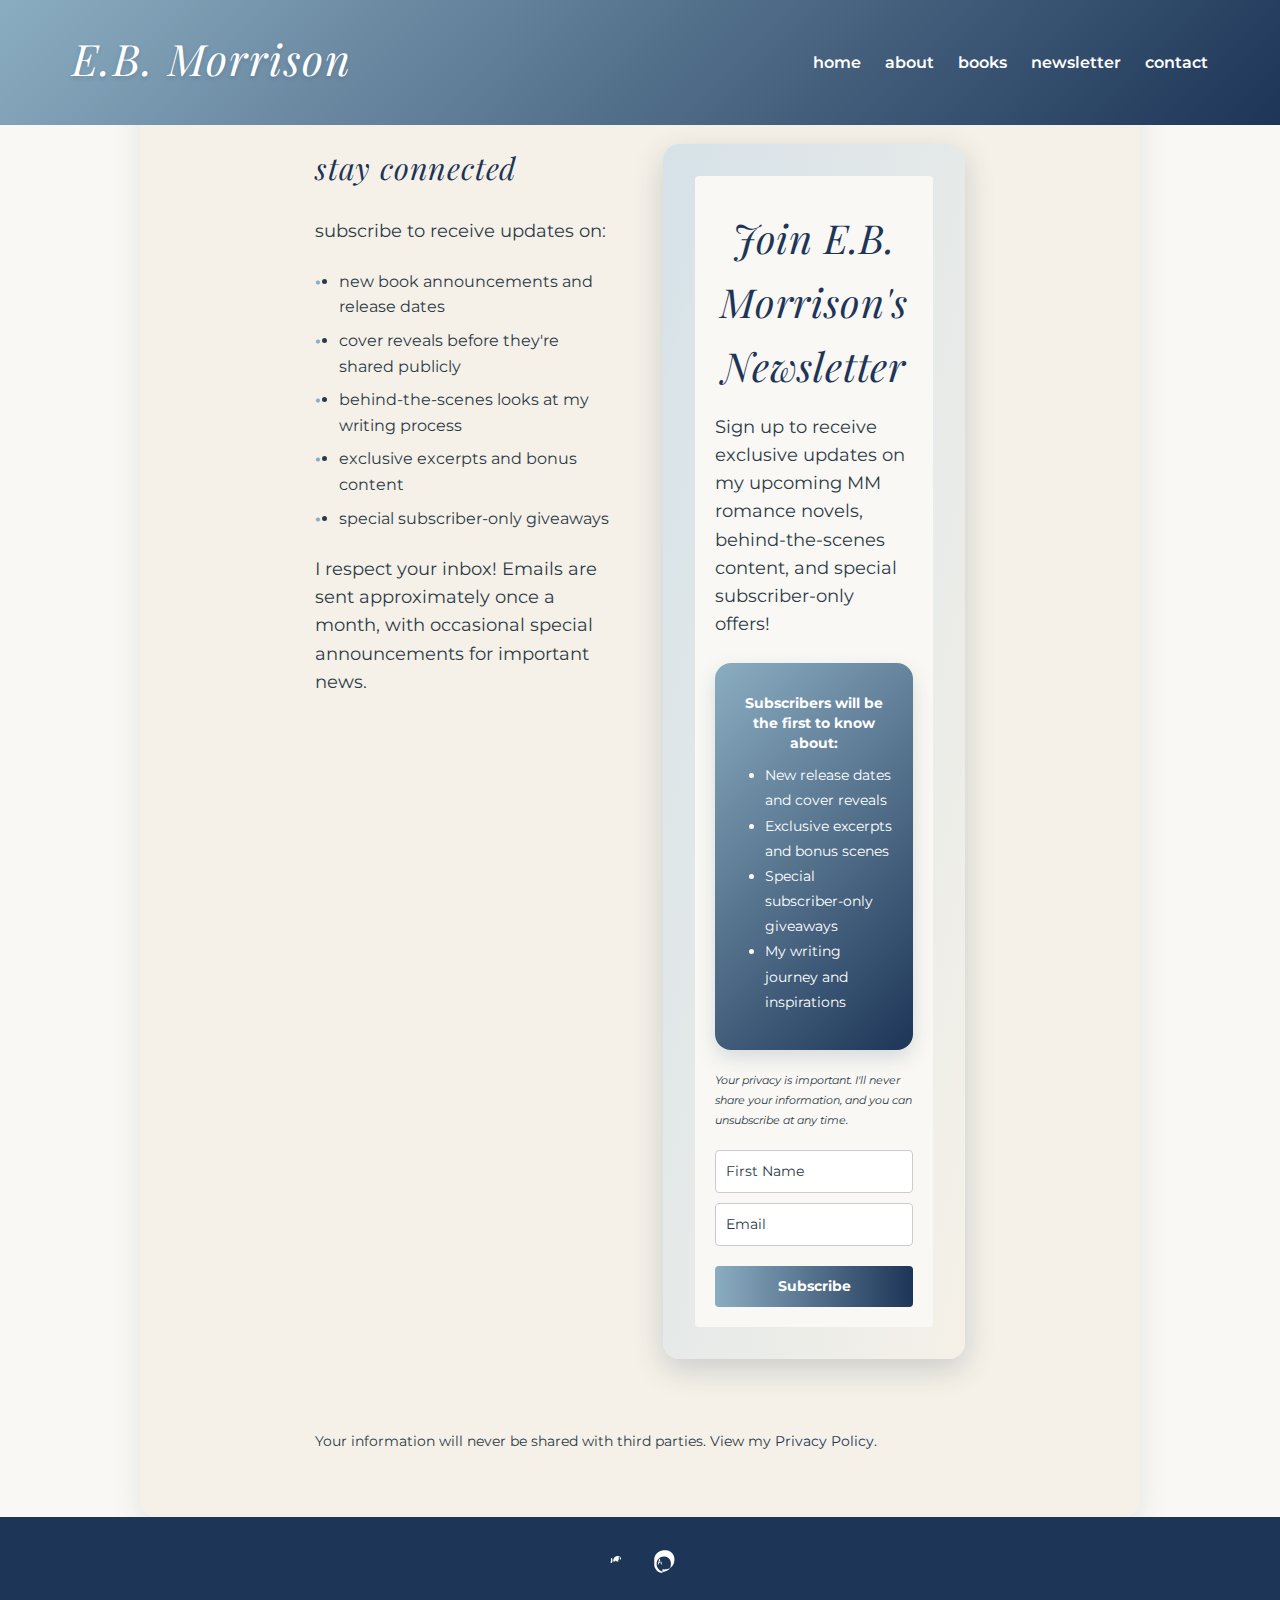
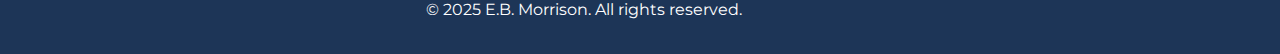
<file: oldnewslettercode.html>
<!DOCTYPE html>
<html lang="en">
<head>
    <meta charset="UTF-8">
    <meta name="viewport" content="width=device-width, initial-scale=1.0">
    <title>Newsletter | E.B. Morrison | Romance Author</title>
    <link rel="stylesheet" href="styles.css">
    <link rel="preconnect" href="https://fonts.googleapis.com">
    <link rel="preconnect" href="https://fonts.gstatic.com" crossorigin>
    <link href="https://fonts.googleapis.com/css2?family=Playfair+Display:wght@400;700&family=Montserrat:wght@300;400;600&display=swap" rel="stylesheet">
</head>
<body>
<header>
    <div class="header-container">
        <h1 class="author-name">E.B. Morrison</h1>
        <nav>
            <ul>
                <li><a href="index.html">home</a></li>
                <li><a href="about.html">about</a></li>
                <li><a href="books.html">books</a></li>
                <li><a href="newsletter.html">newsletter</a></li>
                <li><a href="contact.html">contact</a></li>
            </ul>
        </nav>
    </div>
</header>

<main>
    <section class="newsletter-container">

        <div class="newsletter-content">
            <div class="newsletter-info">
                <h3>stay connected</h3>

                <p>subscribe to receive updates on:</p>
                <ul class="newsletter-benefits">
                    <li>new book announcements and release dates</li>
                    <li>cover reveals before they're shared publicly</li>
                    <li>behind-the-scenes looks at my writing process</li>
                    <li>exclusive excerpts and bonus content</li>
                    <li>special subscriber-only giveaways</li>
                </ul>

                <p>I respect your inbox! Emails are sent approximately once a month, with occasional special announcements for important news.</p>
            </div>

            <div class="signup-form">
                <style type="text/css">@import url("https://assets.mlcdn.com/fonts.css?version=1741253");</style>
                <style type="text/css">
                    /* LOADER */
                    .ml-form-embedSubmitLoad {
                        display: inline-block;
                        width: 20px;
                        height: 20px;
                    }

                    .g-recaptcha {
                        transform: scale(1);
                        -webkit-transform: scale(1);
                        transform-origin: 0 0;
                        -webkit-transform-origin: 0 0;
                        height: ;
                    }

                    .sr-only {
                        position: absolute;
                        width: 1px;
                        height: 1px;
                        padding: 0;
                        margin: -1px;
                        overflow: hidden;
                        clip: rect(0,0,0,0);
                        border: 0;
                    }

                    .ml-form-embedSubmitLoad:after {
                        content: " ";
                        display: block;
                        width: 11px;
                        height: 11px;
                        margin: 1px;
                        border-radius: 50%;
                        border: 4px solid #fff;
                        border-color: #ffffff #ffffff #ffffff transparent;
                        animation: ml-form-embedSubmitLoad 1.2s linear infinite;
                    }
                    @keyframes ml-form-embedSubmitLoad {
                        0% {
                            transform: rotate(0deg);
                        }
                        100% {
                            transform: rotate(360deg);
                        }
                    }
                    #mlb2-23753658.ml-form-embedContainer {
                        box-sizing: border-box;
                        display: table;
                        margin: 0 auto;
                        position: static;
                        width: 100% !important;
                    }
                    #mlb2-23753658.ml-form-embedContainer h4,
                    #mlb2-23753658.ml-form-embedContainer p,
                    #mlb2-23753658.ml-form-embedContainer span,
                    #mlb2-23753658.ml-form-embedContainer button {
                        text-transform: none !important;
                        letter-spacing: normal !important;
                    }
                    #mlb2-23753658.ml-form-embedContainer .ml-form-embedWrapper {
                        background-color: #f6f6f6;

                        border-width: 0px;
                        border-color: transparent;
                        border-radius: 4px;
                        border-style: solid;
                        box-sizing: border-box;
                        display: inline-block !important;
                        margin: 0;
                        padding: 0;
                        position: relative;
                    }
                    #mlb2-23753658.ml-form-embedContainer .ml-form-embedWrapper.embedPopup,
                    #mlb2-23753658.ml-form-embedContainer .ml-form-embedWrapper.embedDefault { width: 400px; }
                    #mlb2-23753658.ml-form-embedContainer .ml-form-embedWrapper.embedForm { max-width: 400px; width: 100%; }
                    #mlb2-23753658.ml-form-embedContainer .ml-form-align-left { text-align: left; }
                    #mlb2-23753658.ml-form-embedContainer .ml-form-align-center { text-align: center; }
                    #mlb2-23753658.ml-form-embedContainer .ml-form-align-default { display: table-cell !important; vertical-align: middle !important; text-align: center !important; }
                    #mlb2-23753658.ml-form-embedContainer .ml-form-align-right { text-align: right; }
                    #mlb2-23753658.ml-form-embedContainer .ml-form-embedWrapper .ml-form-embedHeader img {
                        border-top-left-radius: 4px;
                        border-top-right-radius: 4px;
                        height: auto;
                        margin: 0 auto !important;
                        max-width: 100%;
                        width: undefinedpx;
                    }
                    #mlb2-23753658.ml-form-embedContainer .ml-form-embedWrapper .ml-form-embedBody,
                    #mlb2-23753658.ml-form-embedContainer .ml-form-embedWrapper .ml-form-successBody {
                        padding: 20px 20px 0 20px;
                    }
                    #mlb2-23753658.ml-form-embedContainer .ml-form-embedWrapper .ml-form-embedBody.ml-form-embedBodyHorizontal {
                        padding-bottom: 0;
                    }
                    #mlb2-23753658.ml-form-embedContainer .ml-form-embedWrapper .ml-form-embedBody .ml-form-embedContent,
                    #mlb2-23753658.ml-form-embedContainer .ml-form-embedWrapper .ml-form-successBody .ml-form-successContent {
                        text-align: left;
                        margin: 0 0 20px 0;
                    }
                    #mlb2-23753658.ml-form-embedContainer .ml-form-embedWrapper .ml-form-embedBody .ml-form-embedContent h4,
                    #mlb2-23753658.ml-form-embedContainer .ml-form-embedWrapper .ml-form-successBody .ml-form-successContent h4 {
                        color: #000000;
                        font-family: 'Open Sans', Arial, Helvetica, sans-serif;
                        font-size: 30px;
                        font-weight: 400;
                        margin: 0 0 10px 0;
                        text-align: left;
                        word-break: break-word;
                    }
                    #mlb2-23753658.ml-form-embedContainer .ml-form-embedWrapper .ml-form-embedBody .ml-form-embedContent p,
                    #mlb2-23753658.ml-form-embedContainer .ml-form-embedWrapper .ml-form-successBody .ml-form-successContent p {
                        color: #000000;
                        font-family: 'Open Sans', Arial, Helvetica, sans-serif;
                        font-size: 14px;
                        font-weight: 400;
                        line-height: 20px;
                        margin: 0 0 10px 0;
                        text-align: left;
                    }
                    #mlb2-23753658.ml-form-embedContainer .ml-form-embedWrapper .ml-form-embedBody .ml-form-embedContent ul,
                    #mlb2-23753658.ml-form-embedContainer .ml-form-embedWrapper .ml-form-embedBody .ml-form-embedContent ol,
                    #mlb2-23753658.ml-form-embedContainer .ml-form-embedWrapper .ml-form-successBody .ml-form-successContent ul,
                    #mlb2-23753658.ml-form-embedContainer .ml-form-embedWrapper .ml-form-successBody .ml-form-successContent ol {
                        color: #000000;
                        font-family: 'Open Sans', Arial, Helvetica, sans-serif;
                        font-size: 14px;
                    }
                    #mlb2-23753658.ml-form-embedContainer .ml-form-embedWrapper .ml-form-embedBody .ml-form-embedContent ol ol,
                    #mlb2-23753658.ml-form-embedContainer .ml-form-embedWrapper .ml-form-successBody .ml-form-successContent ol ol {
                        list-style-type: lower-alpha;
                    }
                    #mlb2-23753658.ml-form-embedContainer .ml-form-embedWrapper .ml-form-embedBody .ml-form-embedContent ol ol ol,
                    #mlb2-23753658.ml-form-embedContainer .ml-form-embedWrapper .ml-form-successBody .ml-form-successContent ol ol ol {
                        list-style-type: lower-roman;
                    }
                    #mlb2-23753658.ml-form-embedContainer .ml-form-embedWrapper .ml-form-embedBody .ml-form-embedContent p a,
                    #mlb2-23753658.ml-form-embedContainer .ml-form-embedWrapper .ml-form-successBody .ml-form-successContent p a {
                        color: #000000;
                        text-decoration: underline;
                    }

                    #mlb2-23753658.ml-form-embedContainer .ml-form-embedWrapper .ml-block-form .ml-field-group {
                        text-align: left!important;
                    }

                    #mlb2-23753658.ml-form-embedContainer .ml-form-embedWrapper .ml-block-form .ml-field-group label {
                        margin-bottom: 5px;
                        color: #2C3A47;
                        font-size: 14px;
                        font-family: 'Open Sans', Arial, Helvetica, sans-serif;
                        font-weight: bold; font-style: normal; text-decoration: none;;
                        display: inline-block;
                        line-height: 20px;
                    }
                    #mlb2-23753658.ml-form-embedContainer .ml-form-embedWrapper .ml-form-embedBody .ml-form-embedContent p:last-child,
                    #mlb2-23753658.ml-form-embedContainer .ml-form-embedWrapper .ml-form-successBody .ml-form-successContent p:last-child {
                        margin: 0;
                    }
                    #mlb2-23753658.ml-form-embedContainer .ml-form-embedWrapper .ml-form-embedBody form {
                        margin: 0;
                        width: 100%;
                    }
                    #mlb2-23753658.ml-form-embedContainer .ml-form-embedWrapper .ml-form-embedBody .ml-form-formContent,
                    #mlb2-23753658.ml-form-embedContainer .ml-form-embedWrapper .ml-form-embedBody .ml-form-checkboxRow {
                        margin: 0 0 20px 0;
                        width: 100%;
                    }
                    #mlb2-23753658.ml-form-embedContainer .ml-form-embedWrapper .ml-form-embedBody .ml-form-checkboxRow {
                        float: left;
                    }
                    #mlb2-23753658.ml-form-embedContainer .ml-form-embedWrapper .ml-form-embedBody .ml-form-formContent.horozintalForm {
                        margin: 0;
                        padding: 0 0 20px 0;
                        width: 100%;
                        height: auto;
                        float: left;
                    }
                    #mlb2-23753658.ml-form-embedContainer .ml-form-embedWrapper .ml-form-embedBody .ml-form-fieldRow {
                        margin: 0 0 10px 0;
                        width: 100%;
                    }
                    #mlb2-23753658.ml-form-embedContainer .ml-form-embedWrapper .ml-form-embedBody .ml-form-fieldRow.ml-last-item {
                        margin: 0;
                    }
                    #mlb2-23753658.ml-form-embedContainer .ml-form-embedWrapper .ml-form-embedBody .ml-form-fieldRow.ml-formfieldHorizintal {
                        margin: 0;
                    }
                    #mlb2-23753658.ml-form-embedContainer .ml-form-embedWrapper .ml-form-embedBody .ml-form-fieldRow input {
                        background-color: #ffffff !important;
                        color: #2C3A47 !important;
                        border-color: #cccccc;
                        border-radius: 4px !important;
                        border-style: solid !important;
                        border-width: 1px !important;
                        font-family: 'Montserrat', sans-serif;
                        font-size: 14px !important;
                        height: auto;
                        line-height: 21px !important;
                        margin-bottom: 0;
                        margin-top: 0;
                        margin-left: 0;
                        margin-right: 0;
                        padding: 10px 10px !important;
                        width: 100% !important;
                        box-sizing: border-box !important;
                        max-width: 100% !important;
                    }
                    #mlb2-23753658.ml-form-embedContainer .ml-form-embedWrapper .ml-form-embedBody .ml-form-fieldRow input::-webkit-input-placeholder,
                    #mlb2-23753658.ml-form-embedContainer .ml-form-embedWrapper .ml-form-embedBody .ml-form-horizontalRow input::-webkit-input-placeholder { color: #2C3A47; }

                    #mlb2-23753658.ml-form-embedContainer .ml-form-embedWrapper .ml-form-embedBody .ml-form-fieldRow input::-moz-placeholder,
                    #mlb2-23753658.ml-form-embedContainer .ml-form-embedWrapper .ml-form-embedBody .ml-form-horizontalRow input::-moz-placeholder { color: #2C3A47; }

                    #mlb2-23753658.ml-form-embedContainer .ml-form-embedWrapper .ml-form-embedBody .ml-form-fieldRow input:-ms-input-placeholder,
                    #mlb2-23753658.ml-form-embedContainer .ml-form-embedWrapper .ml-form-embedBody .ml-form-horizontalRow input:-ms-input-placeholder { color: #2C3A47; }

                    #mlb2-23753658.ml-form-embedContainer .ml-form-embedWrapper .ml-form-embedBody .ml-form-fieldRow input:-moz-placeholder,
                    #mlb2-23753658.ml-form-embedContainer .ml-form-embedWrapper .ml-form-embedBody .ml-form-horizontalRow input:-moz-placeholder { color: #2C3A47; }

                    #mlb2-23753658.ml-form-embedContainer .ml-form-embedWrapper .ml-form-embedBody .ml-form-fieldRow textarea, #mlb2-23753658.ml-form-embedContainer .ml-form-embedWrapper .ml-form-embedBody .ml-form-horizontalRow textarea {
                        background-color: #ffffff !important;
                        color: #2C3A47 !important;
                        border-color: #cccccc;
                        border-radius: 4px !important;
                        border-style: solid !important;
                        border-width: 1px !important;
                        font-family: 'Montserrat', sans-serif;
                        font-size: 14px !important;
                        height: auto;
                        line-height: 21px !important;
                        margin-bottom: 0;
                        margin-top: 0;
                        padding: 10px 10px !important;
                        width: 100% !important;
                        box-sizing: border-box !important;
                        max-width: 100% !important;
                    }

                    #mlb2-23753658.ml-form-embedContainer .ml-form-embedWrapper .ml-form-embedBody .ml-form-fieldRow .custom-radio .custom-control-label::before, #mlb2-23753658.ml-form-embedContainer .ml-form-embedWrapper .ml-form-embedBody .ml-form-horizontalRow .custom-radio .custom-control-label::before, #mlb2-23753658.ml-form-embedContainer .ml-form-embedWrapper .ml-form-embedBody .ml-form-fieldRow .custom-checkbox .custom-control-label::before, #mlb2-23753658.ml-form-embedContainer .ml-form-embedWrapper .ml-form-embedBody .ml-form-horizontalRow .custom-checkbox .custom-control-label::before, #mlb2-23753658.ml-form-embedContainer .ml-form-embedWrapper .ml-form-embedBody .ml-form-embedPermissions .ml-form-embedPermissionsOptionsCheckbox .label-description::before, #mlb2-23753658.ml-form-embedContainer .ml-form-embedWrapper .ml-form-embedBody .ml-form-interestGroupsRow .ml-form-interestGroupsRowCheckbox .label-description::before, #mlb2-23753658.ml-form-embedContainer .ml-form-embedWrapper .ml-form-embedBody .ml-form-checkboxRow .label-description::before {
                        border-color: #cccccc!important;
                        background-color: #ffffff!important;
                    }

                    #mlb2-23753658.ml-form-embedContainer .ml-form-embedWrapper .ml-form-embedBody .ml-form-fieldRow input.custom-control-input[type="checkbox"]{
                        box-sizing: border-box;
                        padding: 0;
                        position: absolute;
                        z-index: -1;
                        opacity: 0;
                        margin-top: 5px;
                        margin-left: -1.5rem;
                        overflow: visible;
                    }

                    #mlb2-23753658.ml-form-embedContainer .ml-form-embedWrapper .ml-form-embedBody .ml-form-fieldRow .custom-checkbox .custom-control-label::before, #mlb2-23753658.ml-form-embedContainer .ml-form-embedWrapper .ml-form-embedBody .ml-form-horizontalRow .custom-checkbox .custom-control-label::before, #mlb2-23753658.ml-form-embedContainer .ml-form-embedWrapper .ml-form-embedBody .ml-form-embedPermissions .ml-form-embedPermissionsOptionsCheckbox .label-description::before, #mlb2-23753658.ml-form-embedContainer .ml-form-embedWrapper .ml-form-embedBody .ml-form-interestGroupsRow .ml-form-interestGroupsRowCheckbox .label-description::before, #mlb2-23753658.ml-form-embedContainer .ml-form-embedWrapper .ml-form-embedBody .ml-form-checkboxRow .label-description::before {
                        border-radius: 4px!important;
                    }


                    #mlb2-23753658.ml-form-embedContainer .ml-form-embedWrapper .ml-form-embedBody .ml-form-checkboxRow input[type=checkbox]:checked~.label-description::after, #mlb2-23753658.ml-form-embedContainer .ml-form-embedWrapper .ml-form-embedBody .ml-form-embedPermissions .ml-form-embedPermissionsOptionsCheckbox input[type=checkbox]:checked~.label-description::after, #mlb2-23753658.ml-form-embedContainer .ml-form-embedWrapper .ml-form-embedBody .ml-form-fieldRow .custom-checkbox .custom-control-input:checked~.custom-control-label::after, #mlb2-23753658.ml-form-embedContainer .ml-form-embedWrapper .ml-form-embedBody .ml-form-horizontalRow .custom-checkbox .custom-control-input:checked~.custom-control-label::after, #mlb2-23753658.ml-form-embedContainer .ml-form-embedWrapper .ml-form-embedBody .ml-form-interestGroupsRow .ml-form-interestGroupsRowCheckbox input[type=checkbox]:checked~.label-description::after {
                        background-image: url("data:image/svg+xml,%3csvg xmlns='http://www.w3.org/2000/svg' viewBox='0 0 8 8'%3e%3cpath fill='%23fff' d='M6.564.75l-3.59 3.612-1.538-1.55L0 4.26 2.974 7.25 8 2.193z'/%3e%3c/svg%3e");
                    }

                    #mlb2-23753658.ml-form-embedContainer .ml-form-embedWrapper .ml-form-embedBody .ml-form-fieldRow .custom-radio .custom-control-input:checked~.custom-control-label::after, #mlb2-23753658.ml-form-embedContainer .ml-form-embedWrapper .ml-form-embedBody .ml-form-fieldRow .custom-radio .custom-control-input:checked~.custom-control-label::after {
                        background-image: url("data:image/svg+xml,%3csvg xmlns='http://www.w3.org/2000/svg' viewBox='-4 -4 8 8'%3e%3ccircle r='3' fill='%23fff'/%3e%3c/svg%3e");
                    }

                    #mlb2-23753658.ml-form-embedContainer .ml-form-embedWrapper .ml-form-embedBody .ml-form-fieldRow .custom-radio .custom-control-input:checked~.custom-control-label::before, #mlb2-23753658.ml-form-embedContainer .ml-form-embedWrapper .ml-form-embedBody .ml-form-horizontalRow .custom-radio .custom-control-input:checked~.custom-control-label::before, #mlb2-23753658.ml-form-embedContainer .ml-form-embedWrapper .ml-form-embedBody .ml-form-fieldRow .custom-checkbox .custom-control-input:checked~.custom-control-label::before, #mlb2-23753658.ml-form-embedContainer .ml-form-embedWrapper .ml-form-embedBody .ml-form-horizontalRow .custom-checkbox .custom-control-input:checked~.custom-control-label::before, #mlb2-23753658.ml-form-embedContainer .ml-form-embedWrapper .ml-form-embedBody .ml-form-embedPermissions .ml-form-embedPermissionsOptionsCheckbox input[type=checkbox]:checked~.label-description::before, #mlb2-23753658.ml-form-embedContainer .ml-form-embedWrapper .ml-form-embedBody .ml-form-interestGroupsRow .ml-form-interestGroupsRowCheckbox input[type=checkbox]:checked~.label-description::before, #mlb2-23753658.ml-form-embedContainer .ml-form-embedWrapper .ml-form-embedBody .ml-form-checkboxRow input[type=checkbox]:checked~.label-description::before  {
                        border-color: #000000!important;
                        background-color: #000000!important;
                    }

                    #mlb2-23753658.ml-form-embedContainer .ml-form-embedWrapper .ml-form-embedBody .ml-form-fieldRow .custom-radio .custom-control-label::before, #mlb2-23753658.ml-form-embedContainer .ml-form-embedWrapper .ml-form-embedBody .ml-form-horizontalRow .custom-radio .custom-control-label::before, #mlb2-23753658.ml-form-embedContainer .ml-form-embedWrapper .ml-form-embedBody .ml-form-fieldRow .custom-radio .custom-control-label::after, #mlb2-23753658.ml-form-embedContainer .ml-form-embedWrapper .ml-form-embedBody .ml-form-horizontalRow .custom-radio .custom-control-label::after, #mlb2-23753658.ml-form-embedContainer .ml-form-embedWrapper .ml-form-embedBody .ml-form-fieldRow .custom-checkbox .custom-control-label::before, #mlb2-23753658.ml-form-embedContainer .ml-form-embedWrapper .ml-form-embedBody .ml-form-fieldRow .custom-checkbox .custom-control-label::after, #mlb2-23753658.ml-form-embedContainer .ml-form-embedWrapper .ml-form-embedBody .ml-form-horizontalRow .custom-checkbox .custom-control-label::before, #mlb2-23753658.ml-form-embedContainer .ml-form-embedWrapper .ml-form-embedBody .ml-form-horizontalRow .custom-checkbox .custom-control-label::after {
                        top: 2px;
                        box-sizing: border-box;
                    }

                    #mlb2-23753658.ml-form-embedContainer .ml-form-embedWrapper .ml-form-embedBody .ml-form-embedPermissions .ml-form-embedPermissionsOptionsCheckbox .label-description::before, #mlb2-23753658.ml-form-embedContainer .ml-form-embedWrapper .ml-form-embedBody .ml-form-embedPermissions .ml-form-embedPermissionsOptionsCheckbox .label-description::after, #mlb2-23753658.ml-form-embedContainer .ml-form-embedWrapper .ml-form-embedBody .ml-form-checkboxRow .label-description::before, #mlb2-23753658.ml-form-embedContainer .ml-form-embedWrapper .ml-form-embedBody .ml-form-checkboxRow .label-description::after {
                        top: 0px!important;
                        box-sizing: border-box!important;
                    }

                    #mlb2-23753658.ml-form-embedContainer .ml-form-embedWrapper .ml-form-embedBody .ml-form-checkboxRow .label-description::before, #mlb2-23753658.ml-form-embedContainer .ml-form-embedWrapper .ml-form-embedBody .ml-form-checkboxRow .label-description::after {
                        top: 0px!important;
                        box-sizing: border-box!important;
                    }

                    #mlb2-23753658.ml-form-embedContainer .ml-form-embedWrapper .ml-form-embedBody .ml-form-interestGroupsRow .ml-form-interestGroupsRowCheckbox .label-description::after {
                        top: 0px!important;
                        box-sizing: border-box!important;
                        position: absolute;
                        left: -1.5rem;
                        display: block;
                        width: 1rem;
                        height: 1rem;
                        content: "";
                    }

                    #mlb2-23753658.ml-form-embedContainer .ml-form-embedWrapper .ml-form-embedBody .ml-form-interestGroupsRow .ml-form-interestGroupsRowCheckbox .label-description::before {
                        top: 0px!important;
                        box-sizing: border-box!important;
                    }

                    #mlb2-23753658.ml-form-embedContainer .ml-form-embedWrapper .ml-form-embedBody .custom-control-label::before {
                        position: absolute;
                        top: 4px;
                        left: -1.5rem;
                        display: block;
                        width: 16px;
                        height: 16px;
                        pointer-events: none;
                        content: "";
                        background-color: #ffffff;
                        border: #adb5bd solid 1px;
                        border-radius: 50%;
                    }

                    #mlb2-23753658.ml-form-embedContainer .ml-form-embedWrapper .ml-form-embedBody .custom-control-label::after {
                        position: absolute;
                        top: 2px!important;
                        left: -1.5rem;
                        display: block;
                        width: 1rem;
                        height: 1rem;
                        content: "";
                    }

                    #mlb2-23753658.ml-form-embedContainer .ml-form-embedWrapper .ml-form-embedBody .ml-form-embedPermissions .ml-form-embedPermissionsOptionsCheckbox .label-description::before, #mlb2-23753658.ml-form-embedContainer .ml-form-embedWrapper .ml-form-embedBody .ml-form-interestGroupsRow .ml-form-interestGroupsRowCheckbox .label-description::before, #mlb2-23753658.ml-form-embedContainer .ml-form-embedWrapper .ml-form-embedBody .ml-form-checkboxRow .label-description::before {
                        position: absolute;
                        top: 4px;
                        left: -1.5rem;
                        display: block;
                        width: 16px;
                        height: 16px;
                        pointer-events: none;
                        content: "";
                        background-color: #ffffff;
                        border: #adb5bd solid 1px;
                        border-radius: 50%;
                    }

                    #mlb2-23753658.ml-form-embedContainer .ml-form-embedWrapper .ml-form-embedBody .ml-form-embedPermissions .ml-form-embedPermissionsOptionsCheckbox .label-description::after {
                        position: absolute;
                        top: 0px!important;
                        left: -1.5rem;
                        display: block;
                        width: 1rem;
                        height: 1rem;
                        content: "";
                    }

                    #mlb2-23753658.ml-form-embedContainer .ml-form-embedWrapper .ml-form-embedBody .ml-form-checkboxRow .label-description::after {
                        position: absolute;
                        top: 0px!important;
                        left: -1.5rem;
                        display: block;
                        width: 1rem;
                        height: 1rem;
                        content: "";
                    }

                    #mlb2-23753658.ml-form-embedContainer .ml-form-embedWrapper .ml-form-embedBody .custom-radio .custom-control-label::after {
                        background: no-repeat 50%/50% 50%;
                    }
                    #mlb2-23753658.ml-form-embedContainer .ml-form-embedWrapper .ml-form-embedBody .custom-checkbox .custom-control-label::after, #mlb2-23753658.ml-form-embedContainer .ml-form-embedWrapper .ml-form-embedBody .ml-form-embedPermissions .ml-form-embedPermissionsOptionsCheckbox .label-description::after, #mlb2-23753658.ml-form-embedContainer .ml-form-embedWrapper .ml-form-embedBody .ml-form-interestGroupsRow .ml-form-interestGroupsRowCheckbox .label-description::after, #mlb2-23753658.ml-form-embedContainer .ml-form-embedWrapper .ml-form-embedBody .ml-form-checkboxRow .label-description::after {
                        background: no-repeat 50%/50% 50%;
                    }

                    #mlb2-23753658.ml-form-embedContainer .ml-form-embedWrapper .ml-form-embedBody .ml-form-fieldRow .custom-control, #mlb2-23753658.ml-form-embedContainer .ml-form-embedWrapper .ml-form-embedBody .ml-form-horizontalRow .custom-control {
                        position: relative;
                        display: block;
                        min-height: 1.5rem;
                        padding-left: 1.5rem;
                    }

                    #mlb2-23753658.ml-form-embedContainer .ml-form-embedWrapper .ml-form-embedBody .ml-form-fieldRow .custom-radio .custom-control-input, #mlb2-23753658.ml-form-embedContainer .ml-form-embedWrapper .ml-form-embedBody .ml-form-horizontalRow .custom-radio .custom-control-input, #mlb2-23753658.ml-form-embedContainer .ml-form-embedWrapper .ml-form-embedBody .ml-form-fieldRow .custom-checkbox .custom-control-input, #mlb2-23753658.ml-form-embedContainer .ml-form-embedWrapper .ml-form-embedBody .ml-form-horizontalRow .custom-checkbox .custom-control-input {
                        position: absolute;
                        z-index: -1;
                        opacity: 0;
                        box-sizing: border-box;
                        padding: 0;
                    }

                    #mlb2-23753658.ml-form-embedContainer .ml-form-embedWrapper .ml-form-embedBody .ml-form-fieldRow .custom-radio .custom-control-label, #mlb2-23753658.ml-form-embedContainer .ml-form-embedWrapper .ml-form-embedBody .ml-form-horizontalRow .custom-radio .custom-control-label, #mlb2-23753658.ml-form-embedContainer .ml-form-embedWrapper .ml-form-embedBody .ml-form-fieldRow .custom-checkbox .custom-control-label, #mlb2-23753658.ml-form-embedContainer .ml-form-embedWrapper .ml-form-embedBody .ml-form-horizontalRow .custom-checkbox .custom-control-label {
                        color: #000000;
                        font-size: 12px!important;
                        font-family: 'Open Sans', Arial, Helvetica, sans-serif;
                        line-height: 22px;
                        margin-bottom: 0;
                        position: relative;
                        vertical-align: top;
                        font-style: normal;
                        font-weight: 700;
                    }

                    #mlb2-23753658.ml-form-embedContainer .ml-form-embedWrapper .ml-form-embedBody .ml-form-fieldRow .custom-select, #mlb2-23753658.ml-form-embedContainer .ml-form-embedWrapper .ml-form-embedBody .ml-form-horizontalRow .custom-select {
                        background-color: #ffffff !important;
                        color: #2C3A47 !important;
                        border-color: #cccccc;
                        border-radius: 4px !important;
                        border-style: solid !important;
                        border-width: 1px !important;
                        font-family: 'Montserrat', sans-serif;
                        font-size: 14px !important;
                        line-height: 20px !important;
                        margin-bottom: 0;
                        margin-top: 0;
                        padding: 10px 28px 10px 12px !important;
                        width: 100% !important;
                        box-sizing: border-box !important;
                        max-width: 100% !important;
                        height: auto;
                        display: inline-block;
                        vertical-align: middle;
                        background: url('https://assets.mlcdn.com/ml/images/default/dropdown.svg') no-repeat right .75rem center/8px 10px;
                        -webkit-appearance: none;
                        -moz-appearance: none;
                        appearance: none;
                    }


                    #mlb2-23753658.ml-form-embedContainer .ml-form-embedWrapper .ml-form-embedBody .ml-form-horizontalRow {
                        height: auto;
                        width: 100%;
                        float: left;
                    }
                    .ml-form-formContent.horozintalForm .ml-form-horizontalRow .ml-input-horizontal { width: 70%; float: left; }
                    .ml-form-formContent.horozintalForm .ml-form-horizontalRow .ml-button-horizontal { width: 30%; float: left; }
                    .ml-form-formContent.horozintalForm .ml-form-horizontalRow .ml-button-horizontal.labelsOn { padding-top: 25px;  }
                    .ml-form-formContent.horozintalForm .ml-form-horizontalRow .horizontal-fields { box-sizing: border-box; float: left; padding-right: 10px;  }
                    #mlb2-23753658.ml-form-embedContainer .ml-form-embedWrapper .ml-form-embedBody .ml-form-horizontalRow input {
                        background-color: #ffffff;
                        color: #2C3A47;
                        border-color: #cccccc;
                        border-radius: 4px;
                        border-style: solid;
                        border-width: 1px;
                        font-family: 'Montserrat', sans-serif;
                        font-size: 14px;
                        line-height: 20px;
                        margin-bottom: 0;
                        margin-top: 0;
                        padding: 10px 10px;
                        width: 100%;
                        box-sizing: border-box;
                        overflow-y: initial;
                    }
                    #mlb2-23753658.ml-form-embedContainer .ml-form-embedWrapper .ml-form-embedBody .ml-form-horizontalRow button {
                        background-color: #1D3557 !important;
                        border-color: #1D3557;
                        border-style: solid;
                        border-width: 1px;
                        border-radius: 4px;
                        box-shadow: none;
                        color: #ffffff !important;
                        cursor: pointer;
                        font-family: 'Montserrat', sans-serif;
                        font-size: 14px !important;
                        font-weight: 700;
                        line-height: 20px;
                        margin: 0 !important;
                        padding: 10px !important;
                        width: 100%;
                        height: auto;
                    }
                    #mlb2-23753658.ml-form-embedContainer .ml-form-embedWrapper .ml-form-embedBody .ml-form-horizontalRow button:hover {
                        background-color: #333333 !important;
                        border-color: #333333 !important;
                    }
                    #mlb2-23753658.ml-form-embedContainer .ml-form-embedWrapper .ml-form-embedBody .ml-form-checkboxRow input[type="checkbox"] {
                        box-sizing: border-box;
                        padding: 0;
                        position: absolute;
                        z-index: -1;
                        opacity: 0;
                        margin-top: 5px;
                        margin-left: -1.5rem;
                        overflow: visible;
                    }
                    #mlb2-23753658.ml-form-embedContainer .ml-form-embedWrapper .ml-form-embedBody .ml-form-checkboxRow .label-description {
                        color: #000000;
                        display: block;
                        font-family: 'Open Sans', Arial, Helvetica, sans-serif;
                        font-size: 12px;
                        text-align: left;
                        margin-bottom: 0;
                        position: relative;
                        vertical-align: top;
                    }
                    #mlb2-23753658.ml-form-embedContainer .ml-form-embedWrapper .ml-form-embedBody .ml-form-checkboxRow label {
                        font-weight: normal;
                        margin: 0;
                        padding: 0;
                        position: relative;
                        display: block;
                        min-height: 24px;
                        padding-left: 24px;

                    }
                    #mlb2-23753658.ml-form-embedContainer .ml-form-embedWrapper .ml-form-embedBody .ml-form-checkboxRow label a {
                        color: #000000;
                        text-decoration: underline;
                    }
                    #mlb2-23753658.ml-form-embedContainer .ml-form-embedWrapper .ml-form-embedBody .ml-form-checkboxRow label p {
                        color: #000000 !important;
                        font-family: 'Open Sans', Arial, Helvetica, sans-serif !important;
                        font-size: 12px !important;
                        font-weight: normal !important;
                        line-height: 18px !important;
                        padding: 0 !important;
                        margin: 0 5px 0 0 !important;
                    }
                    #mlb2-23753658.ml-form-embedContainer .ml-form-embedWrapper .ml-form-embedBody .ml-form-checkboxRow label p:last-child {
                        margin: 0;
                    }
                    #mlb2-23753658.ml-form-embedContainer .ml-form-embedWrapper .ml-form-embedBody .ml-form-embedSubmit {
                        margin: 0 0 20px 0;
                        float: left;
                        width: 100%;
                    }
                    #mlb2-23753658.ml-form-embedContainer .ml-form-embedWrapper .ml-form-embedBody .ml-form-embedSubmit button {
                        background-color: #1D3557 !important;
                        border: none !important;
                        border-radius: 4px !important;
                        box-shadow: none !important;
                        color: #ffffff !important;
                        cursor: pointer;
                        font-family: 'Montserrat', sans-serif !important;
                        font-size: 14px !important;
                        font-weight: 700 !important;
                        line-height: 21px !important;
                        height: auto;
                        padding: 10px !important;
                        width: 100% !important;
                        box-sizing: border-box !important;
                    }
                    #mlb2-23753658.ml-form-embedContainer .ml-form-embedWrapper .ml-form-embedBody .ml-form-embedSubmit button.loading {
                        display: none;
                    }
                    #mlb2-23753658.ml-form-embedContainer .ml-form-embedWrapper .ml-form-embedBody .ml-form-embedSubmit button:hover {
                        background-color: #333333 !important;
                    }
                    .ml-subscribe-close {
                        width: 30px;
                        height: 30px;
                        background: url('https://assets.mlcdn.com/ml/images/default/modal_close.png') no-repeat;
                        background-size: 30px;
                        cursor: pointer;
                        margin-top: -10px;
                        margin-right: -10px;
                        position: absolute;
                        top: 0;
                        right: 0;
                    }
                    .ml-error input, .ml-error textarea, .ml-error select {
                        border-color: red!important;
                    }

                    .ml-error .custom-checkbox-radio-list {
                        border: 1px solid red !important;
                        border-radius: 4px;
                        padding: 10px;
                    }

                    .ml-error .label-description,
                    .ml-error .label-description p,
                    .ml-error .label-description p a,
                    .ml-error label:first-child {
                        color: #ff0000 !important;
                    }

                    #mlb2-23753658.ml-form-embedContainer .ml-form-embedWrapper .ml-form-embedBody .ml-form-checkboxRow.ml-error .label-description p,
                    #mlb2-23753658.ml-form-embedContainer .ml-form-embedWrapper .ml-form-embedBody .ml-form-checkboxRow.ml-error .label-description p:first-letter {
                        color: #ff0000 !important;
                    }
                    @media only screen and (max-width: 400px){

                        .ml-form-embedWrapper.embedDefault, .ml-form-embedWrapper.embedPopup { width: 100%!important; }
                        .ml-form-formContent.horozintalForm { float: left!important; }
                        .ml-form-formContent.horozintalForm .ml-form-horizontalRow { height: auto!important; width: 100%!important; float: left!important; }
                        .ml-form-formContent.horozintalForm .ml-form-horizontalRow .ml-input-horizontal { width: 100%!important; }
                        .ml-form-formContent.horozintalForm .ml-form-horizontalRow .ml-input-horizontal > div { padding-right: 0px!important; padding-bottom: 10px; }
                        .ml-form-formContent.horozintalForm .ml-button-horizontal { width: 100%!important; }
                        .ml-form-formContent.horozintalForm .ml-button-horizontal.labelsOn { padding-top: 0px!important; }

                    }
                </style>



































































































































































                <div id="mlb2-23753658" class="ml-form-embedContainer ml-subscribe-form ml-subscribe-form-23753658">
                    <div class="ml-form-align-center ">
                        <div class="ml-form-embedWrapper embedForm">




                            <div class="ml-form-embedBody ml-form-embedBodyDefault row-form">

                                <div class="ml-form-embedContent" style=" ">

                                    <h4></h4>
                                    <div style="text-align: center; max-width: 600px; margin: 0 auto;">
                                        <h2 style="font-family: 'Playfair Display', serif; color: #1D3557; margin-bottom: 15px; font-size: 2.5rem; font-style: italic;">Join E.B. Morrison's Newsletter</h2>

                                        <p style="font-family: 'Montserrat', serif; margin-bottom: 25px; line-height: 1.6; font-size: 1.1rem; color: #2C3A47;">Sign up to receive exclusive updates on my upcoming MM romance novels, behind-the-scenes content, and special subscriber-only offers!</p>

                                        <div style="background: linear-gradient(135deg, #8BADC1, #1D3557); padding: 20px; border-radius: 16px; margin-bottom: 20px; box-shadow: 0 8px 20px rgba(29, 53, 87, 0.15);">
                                            <p style="color: white; font-weight: bold; margin: 10px 0; font-family: 'Montserrat', sans-serif; text-align: center;">Subscribers will be the first to know about:</p>
                                            <ul style="text-align: left; color: white; padding-left: 30px; margin-bottom: 15px; font-family: 'Montserrat', serif; line-height: 1.8;">
                                                <li>New release dates and cover reveals</li>
                                                <li>Exclusive excerpts and bonus scenes</li>
                                                <li>Special subscriber-only giveaways</li>
                                                <li>My writing journey and inspirations</li>
                                            </ul>
                                        </div>

                                        <p style="font-style: italic; font-size: 0.7rem; margin-top: 20px; font-family: 'Montserrat', serif; color: #2C3A47;">Your privacy is important. I'll never share your information, and you can unsubscribe at any time.</p>
                                    </div>

                                </div>

                                <form class="ml-block-form" action="https://assets.mailerlite.com/jsonp/1390171/forms/149075298396145008/subscribe" data-code="" method="post" target="_blank">
                                    <div class="ml-form-formContent">



                                        <div class="ml-form-fieldRow ">
                                            <div class="ml-field-group ml-field-name ml-validate-required">




                                                <!-- input -->
                                                <input aria-label="name" aria-required="true" type="text" class="form-control" data-inputmask="" name="fields[name]" placeholder="First Name" autocomplete="given-name">
                                                <!-- /input -->

                                                <!-- textarea -->

                                                <!-- /textarea -->

                                                <!-- select -->

                                                <!-- /select -->

                                                <!-- checkboxes -->

                                                <!-- /checkboxes -->

                                                <!-- radio -->

                                                <!-- /radio -->

                                                <!-- countries -->

                                                <!-- /countries -->





                                            </div>
                                        </div><div class="ml-form-fieldRow ml-last-item">
                                        <div class="ml-field-group ml-field-email ml-validate-email ml-validate-required">




                                            <!-- input -->
                                            <input aria-label="email" aria-required="true" type="email" class="form-control" data-inputmask="" name="fields[email]" placeholder="Email" autocomplete="email">
                                            <!-- /input -->

                                            <!-- textarea -->

                                            <!-- /textarea -->

                                            <!-- select -->

                                            <!-- /select -->

                                            <!-- checkboxes -->

                                            <!-- /checkboxes -->

                                            <!-- radio -->

                                            <!-- /radio -->

                                            <!-- countries -->

                                            <!-- /countries -->





                                        </div>
                                    </div>

                                    </div>



                                    <!-- Privacy policy -->

                                    <!-- /Privacy policy -->













                                    <input type="hidden" name="ml-submit" value="1">

                                    <div class="ml-form-embedSubmit">

                                        <button type="submit" class="primary">Subscribe</button>

                                        <button disabled="disabled" style="display: none;" type="button" class="loading">
                                            <div class="ml-form-embedSubmitLoad"></div>
                                            <span class="sr-only">Loading...</span>
                                        </button>
                                    </div>


                                    <input type="hidden" name="anticsrf" value="true">
                                </form>
                            </div>

                            <div class="ml-form-successBody row-success" style="display: none">

                                <div class="ml-form-successContent">

                                    <h4>Thank you!</h4>

                                    <p>You have successfully joined our subscriber list.</p>


                                </div>

                            </div>
                        </div>
                    </div>
                </div>





                <script>
                    function ml_webform_success_23753658() {
                        var $ = ml_jQuery || jQuery;
                        $('.ml-subscribe-form-23753658 .row-success').show();
                        $('.ml-subscribe-form-23753658 .row-form').hide();
                    }
                </script>


                <script src="https://groot.mailerlite.com/js/w/webforms.min.js?v176e10baa5e7ed80d35ae235be3d5024" type="text/javascript"></script>
                <script>
                    fetch("https://assets.mailerlite.com/jsonp/1390171/forms/149075298396145008/takel")
                </script>
            </div>
            <p class="privacy-note">Your information will never be shared with third parties. View my <a href="privacy-policy.html">Privacy Policy</a>.</p>
        </div>
    </section>
</main>

<footer>
    <div class="social-links">
        <a href="https://ebmorrison.bsky.social" class="social-icon" target="_blank">
            <svg class="bsky-icon" xmlns="http://www.w3.org/2000/svg" viewBox="0 0 24 24" width="24" height="24">
                <path fill="currentColor" d="M12.651 12.488a4.43 4.43 0 0 1-.78.068c-1.108 0-1.842-.408-2.202-1.224-.12.816-.529 1.224-1.227 1.224-.456 0-.78-.108-1.224-.42-.48-.336-.636-.336-.864-.336-.072 0-.12.24-.12.072 0 .048.048.624.048.672 0 .768-.18 1.392-.961 1.392-.6 0-.864-.336-.864-.864 0-.48.24-.672.456-.792.168-.96.24-.264.24-.528 0-.144 0-.336-.048-.528-.12-1.032-.12-1.272-.12-1.488 0-.288.145-.648.601-.648.336 0 .528.192.648.432.144.288.144.72.144 1.032 0 .432-.048.888-.048 1.248 0 .096 0 .192.048.264.048.12.168.144.264.144.216 0 .408-.096.504-.288.096-.192.12-.432.12-.648 0-.12 0-.252-.024-.372C7.939 8.08 9.491 7 11.47 7c1.968 0 3.642 1.068 3.642 2.868 0 .324-.072.66-.528.66-.384 0-.864-.228-.864-1.176 0-.336.048-.744.048-1.08 0-.096-.024-.192-.096-.264-.072-.06-.168-.072-.264-.072-.288 0-.504.18-.6.432-.108.288-.12.636-.12.948 0 .18 0 .372.024.552.24.192.072.384.072.576 0 .756-.408 1.044-1.133 1.044z"/>
            </svg>
        </a>
        <a href="https://www.goodreads.com/ebmorrison" class="social-icon" target="_blank">
            <svg class="goodreads-icon" xmlns="http://www.w3.org/2000/svg" viewBox="0 0 24 24" width="24" height="24">
                <path fill="currentColor" d="M11.43 23.995c-3.608-.208-6.274-2.077-7.477-5.235-.625-1.639-.706-2.338-.706-6.12 0-3.14.046-3.649.294-4.432.716-2.256 2.108-4.084 3.967-5.224 1.233-.756 2.424-1.235 3.846-1.55.864-.192 3.133-.252 4.088-.108 3.083.467 5.461 2.007 6.828 4.419.559.987.91 2.005 1.088 3.14.103.662.125 1.756.051 2.535-.157 1.64-.572 3.083-1.23 4.264-1.18 2.131-3.34 3.78-5.755 4.38-1.37.342-3.246.444-4.994.272v-.341zm3.133-1.915c1.936-.365 3.542-1.511 4.415-3.16.67-1.265.966-2.608.93-4.202-.047-2.183-.836-4.11-2.215-5.395-1.08-1.002-2.424-1.623-3.923-1.812-4.42-.558-8.138 2.888-8.138 7.534 0 3.427 2.195 6.364 5.527 7.387.967.296 2.402.364 3.404.148z M9.532 14.366c-.146-1.005-.293-1.975-.393-2.697-.1-.723-.191-1.372-.213-1.446-.033-.121-.089-.133-.436-.133s-.397.013-.397.124c0 .069-.19.832-.424 1.697-.233.865-.535 1.999-.67 2.518l-.247.946.436.011c.397.01.44-.1.482-.149.032-.099.163-.548.294-.998l.236-.815h1.345l.247.96c.135.53.27.983.303 1.015.032.031.224.054.436.054h.379l-.225-1.066c-.125-.588-.271-1.553-.302-2.021zm-1.374-.557c-.011-.1.472-2.054.505-2.054.022 0 .135.415.247.921.111.506.224 1.036.247 1.175l.044.252H8.18c-.011-.45-.022-.109-.022-.294z"/>
            </svg>
        </a>
    </div>
    <p>&copy; 2025 E.B. Morrison. All rights reserved. <a href="privacy-policy.html">Privacy Policy</a></p>
</footer>
</body>
</html>
</file>
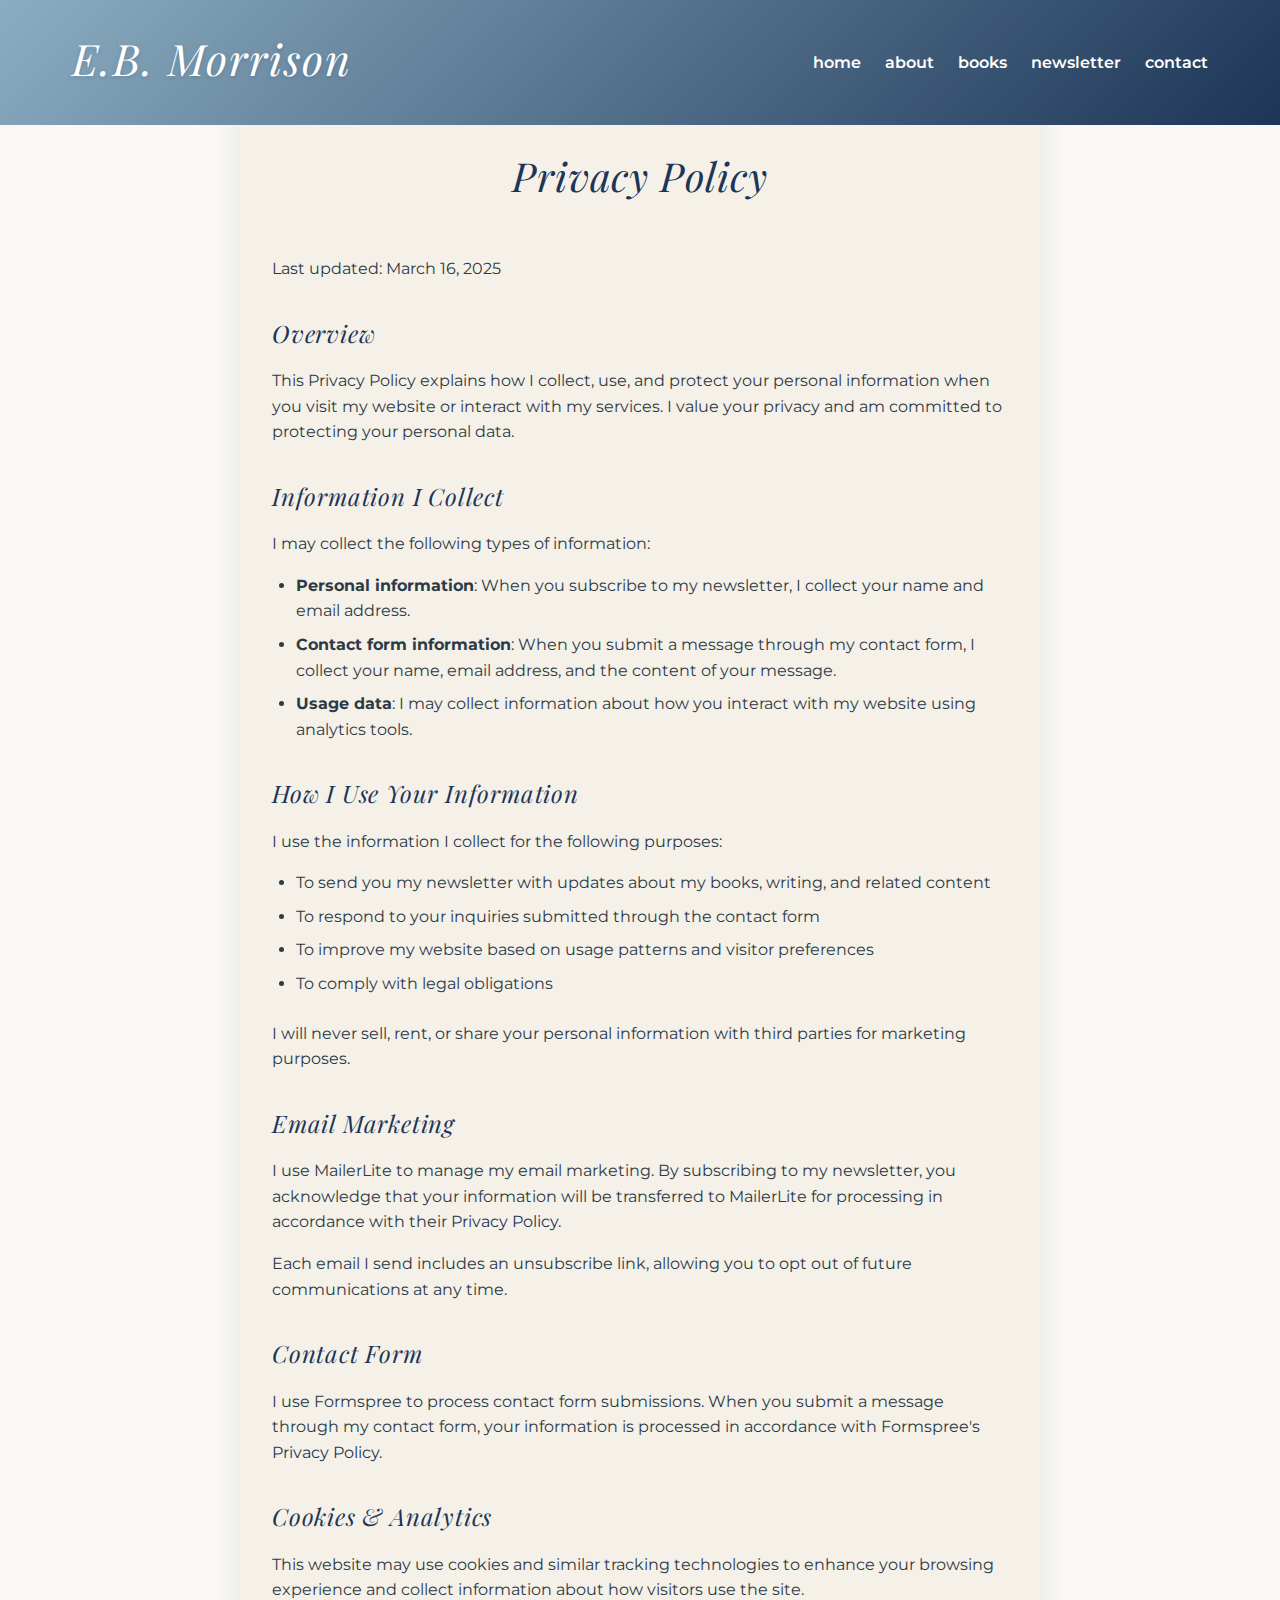
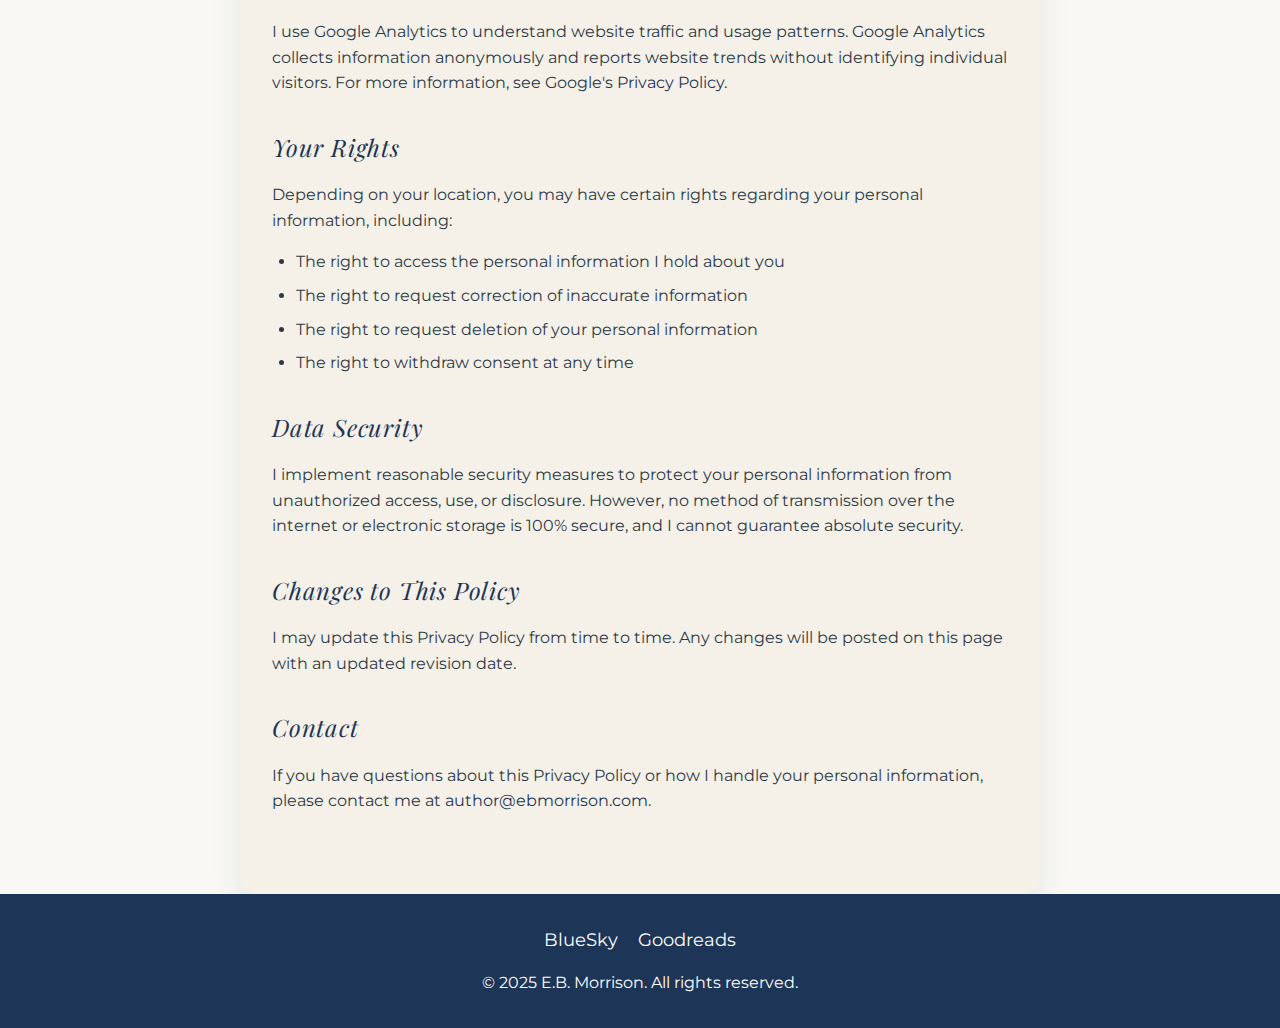
<file: privacy-policy.html>
<!DOCTYPE html>
<html lang="en">
<head>
  <meta charset="UTF-8">
  <meta name="viewport" content="width=device-width, initial-scale=1.0">
  <title>Privacy Policy | E.B. Morrison | Romance Author</title>
  <link rel="stylesheet" href="styles.css">
  <link rel="preconnect" href="https://fonts.googleapis.com">
  <link rel="preconnect" href="https://fonts.gstatic.com" crossorigin>
  <link href="https://fonts.googleapis.com/css2?family=Playfair+Display:wght@400;700&family=Montserrat:wght@300;400;600&display=swap" rel="stylesheet">
</head>
<body>
<header>
  <div class="header-container">
    <h1 class="author-name">E.B. Morrison</h1>
    <nav>
      <ul>
        <li><a href="index.html">home</a></li>
        <li><a href="about.html">about</a></li>
        <li><a href="books.html">books</a></li>
        <li><a href="newsletter.html">newsletter</a></li>
        <li><a href="contact.html">contact</a></li>
      </ul>
    </nav>
  </div>
</header>

<main>
  <section class="policy-container">
    <h2>Privacy Policy</h2>

    <div class="policy-content">
      <p>Last updated: March 16, 2025</p>

      <h3>Overview</h3>
      <p>This Privacy Policy explains how I collect, use, and protect your personal information when you visit my website or interact with my services. I value your privacy and am committed to protecting your personal data.</p>

      <h3>Information I Collect</h3>
      <p>I may collect the following types of information:</p>
      <ul>
        <li><strong>Personal information</strong>: When you subscribe to my newsletter, I collect your name and email address.</li>
        <li><strong>Contact form information</strong>: When you submit a message through my contact form, I collect your name, email address, and the content of your message.</li>
        <li><strong>Usage data</strong>: I may collect information about how you interact with my website using analytics tools.</li>
      </ul>

      <h3>How I Use Your Information</h3>
      <p>I use the information I collect for the following purposes:</p>
      <ul>
        <li>To send you my newsletter with updates about my books, writing, and related content</li>
        <li>To respond to your inquiries submitted through the contact form</li>
        <li>To improve my website based on usage patterns and visitor preferences</li>
        <li>To comply with legal obligations</li>
      </ul>

      <p>I will never sell, rent, or share your personal information with third parties for marketing purposes.</p>

      <h3>Email Marketing</h3>
      <p>I use MailerLite to manage my email marketing. By subscribing to my newsletter, you acknowledge that your information will be transferred to MailerLite for processing in accordance with their <a href="https://www.mailerlite.com/legal/privacy-policy" target="_blank">Privacy Policy</a>.</p>

      <p>Each email I send includes an unsubscribe link, allowing you to opt out of future communications at any time.</p>

      <h3>Contact Form</h3>
      <p>I use Formspree to process contact form submissions. When you submit a message through my contact form, your information is processed in accordance with Formspree's <a href="https://formspree.io/legal/privacy-policy/" target="_blank">Privacy Policy</a>.</p>

      <h3>Cookies & Analytics</h3>
      <p>This website may use cookies and similar tracking technologies to enhance your browsing experience and collect information about how visitors use the site.</p>

      <p>I use Google Analytics to understand website traffic and usage patterns. Google Analytics collects information anonymously and reports website trends without identifying individual visitors. For more information, see Google's <a href="https://policies.google.com/privacy" target="_blank">Privacy Policy</a>.</p>

      <h3>Your Rights</h3>
      <p>Depending on your location, you may have certain rights regarding your personal information, including:</p>
      <ul>
        <li>The right to access the personal information I hold about you</li>
        <li>The right to request correction of inaccurate information</li>
        <li>The right to request deletion of your personal information</li>
        <li>The right to withdraw consent at any time</li>
      </ul>

      <h3>Data Security</h3>
      <p>I implement reasonable security measures to protect your personal information from unauthorized access, use, or disclosure. However, no method of transmission over the internet or electronic storage is 100% secure, and I cannot guarantee absolute security.</p>

      <h3>Changes to This Policy</h3>
      <p>I may update this Privacy Policy from time to time. Any changes will be posted on this page with an updated revision date.</p>

      <h3>Contact</h3>
      <p>If you have questions about this Privacy Policy or how I handle your personal information, please contact me at <a href="mailto:author@ebmorrison.com">author@ebmorrison.com</a>.</p>
    </div>
  </section>
</main>

<footer>
  <div class="social-links">
    <a href="https://ebmorrison.bsky.social" class="social-icon" target="_blank">BlueSky</a>
    <a href="https://www.goodreads.com/ebmorrison" class="social-icon" target="_blank">Goodreads</a>
  </div>
  <p>&copy; 2025 E.B. Morrison. All rights reserved.</p>
</footer>
</body>
</html>
</file>
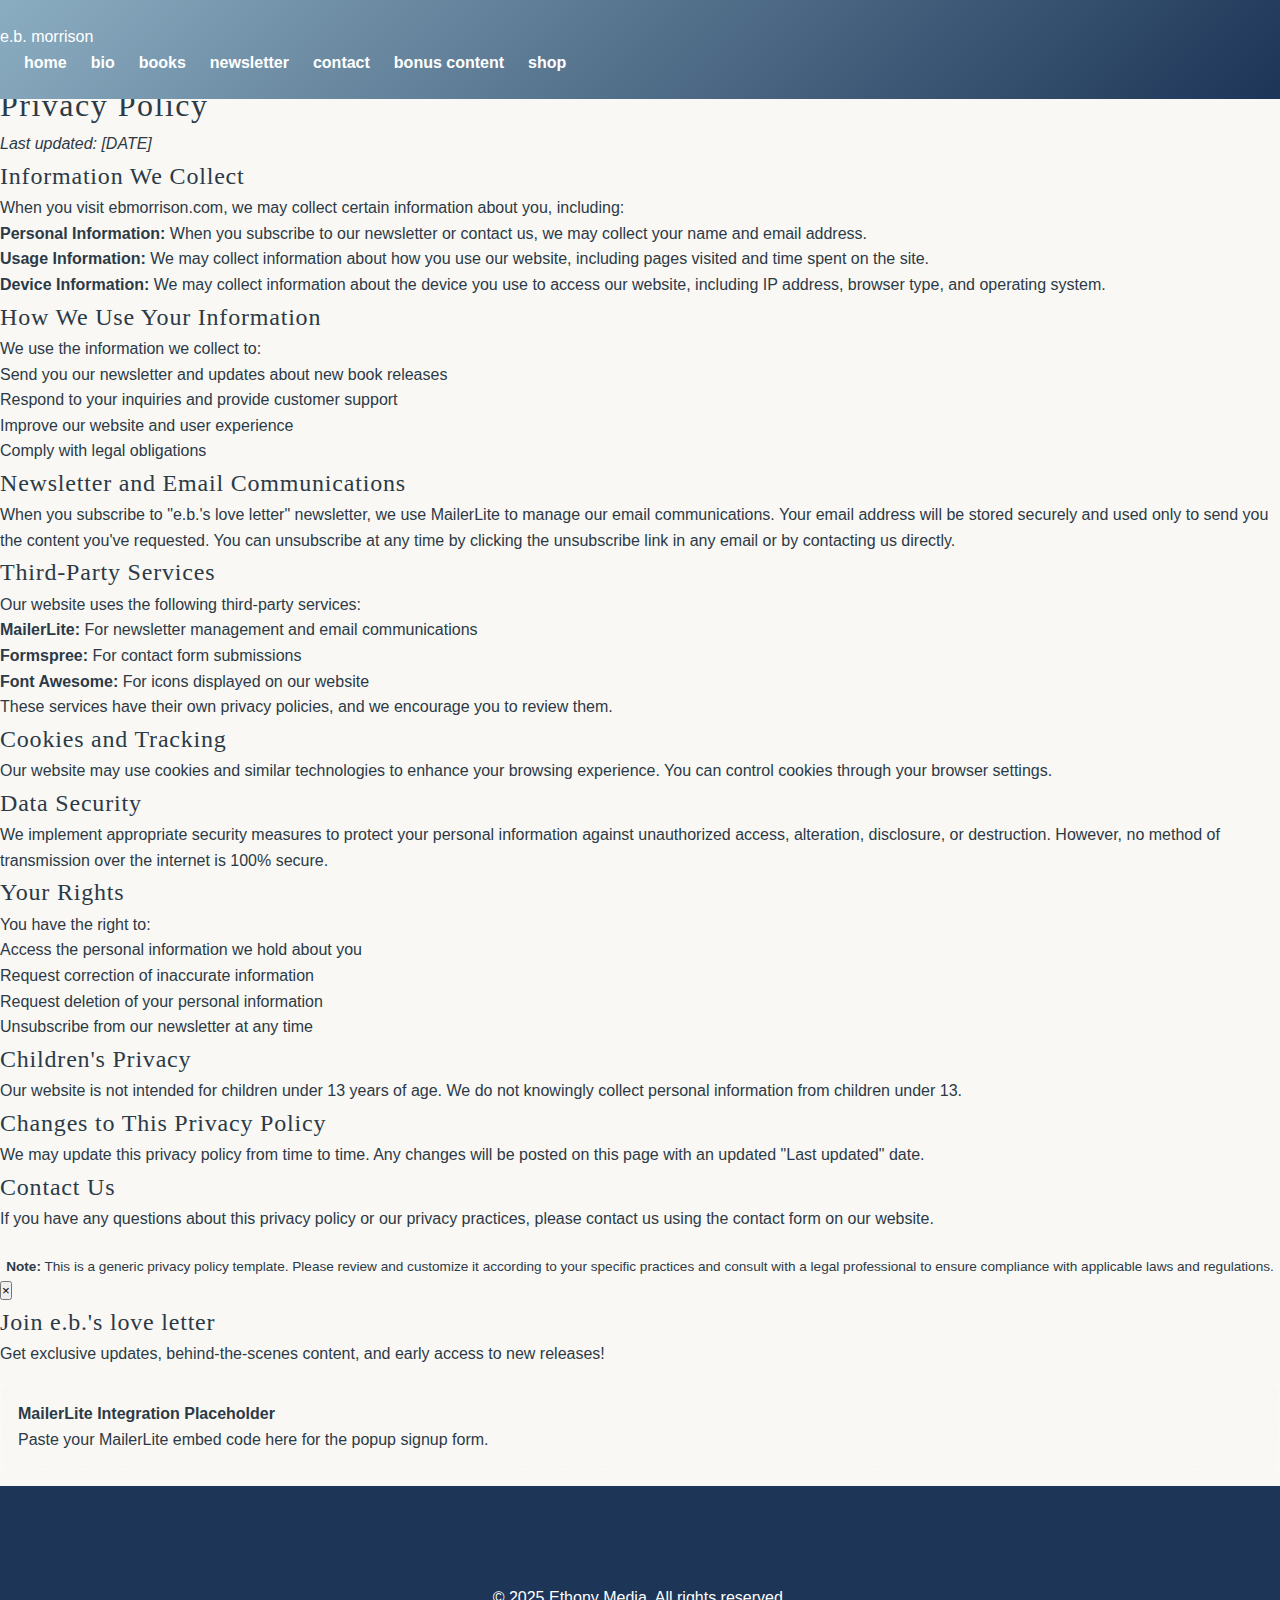
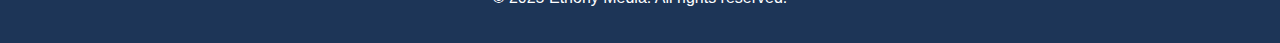
<file: privacy.html>
<!DOCTYPE html>
<html lang="en">
<head>
  <meta charset="UTF-8">
  <meta name="viewport" content="width=device-width, initial-scale=1.0">
  <title>Privacy Policy - e.b. morrison</title>
  <link href="https://cdnjs.cloudflare.com/ajax/libs/font-awesome/6.0.0/css/all.min.css" rel="stylesheet">
  <link rel="stylesheet" href="styles.css">
</head>
<body>
<!-- Header -->
<header>
  <nav>
    <div class="logo">e.b. morrison</div>
    <ul class="nav-links">
      <li><a href="index.html">home</a></li>
      <li><a href="bio.html">bio</a></li>
      <li><a href="books.html">books</a></li>
      <li><a href="newsletter.html">newsletter</a></li>
      <li><a href="contact.html">contact</a></li>
      <li><a href="PATREON_LINK_PLACEHOLDER" target="_blank">bonus content</a></li>
      <li><a href="shop.html">shop</a></li>
    </ul>
    <div class="menu-toggle" onclick="toggleMenu()">
      <span></span>
      <span></span>
      <span></span>
    </div>
  </nav>
</header>

<!-- Main Content -->
<main>
  <h1>Privacy Policy</h1>
  <div class="privacy-content">
    <p><em>Last updated: [DATE]</em></p>

    <h2>Information We Collect</h2>
    <p>When you visit ebmorrison.com, we may collect certain information about you, including:</p>
    <ul>
      <li><strong>Personal Information:</strong> When you subscribe to our newsletter or contact us, we may collect your name and email address.</li>
      <li><strong>Usage Information:</strong> We may collect information about how you use our website, including pages visited and time spent on the site.</li>
      <li><strong>Device Information:</strong> We may collect information about the device you use to access our website, including IP address, browser type, and operating system.</li>
    </ul>

    <h2>How We Use Your Information</h2>
    <p>We use the information we collect to:</p>
    <ul>
      <li>Send you our newsletter and updates about new book releases</li>
      <li>Respond to your inquiries and provide customer support</li>
      <li>Improve our website and user experience</li>
      <li>Comply with legal obligations</li>
    </ul>

    <h2>Newsletter and Email Communications</h2>
    <p>When you subscribe to "e.b.'s love letter" newsletter, we use MailerLite to manage our email communications. Your email address will be stored securely and used only to send you the content you've requested. You can unsubscribe at any time by clicking the unsubscribe link in any email or by contacting us directly.</p>

    <h2>Third-Party Services</h2>
    <p>Our website uses the following third-party services:</p>
    <ul>
      <li><strong>MailerLite:</strong> For newsletter management and email communications</li>
      <li><strong>Formspree:</strong> For contact form submissions</li>
      <li><strong>Font Awesome:</strong> For icons displayed on our website</li>
    </ul>
    <p>These services have their own privacy policies, and we encourage you to review them.</p>

    <h2>Cookies and Tracking</h2>
    <p>Our website may use cookies and similar technologies to enhance your browsing experience. You can control cookies through your browser settings.</p>

    <h2>Data Security</h2>
    <p>We implement appropriate security measures to protect your personal information against unauthorized access, alteration, disclosure, or destruction. However, no method of transmission over the internet is 100% secure.</p>

    <h2>Your Rights</h2>
    <p>You have the right to:</p>
    <ul>
      <li>Access the personal information we hold about you</li>
      <li>Request correction of inaccurate information</li>
      <li>Request deletion of your personal information</li>
      <li>Unsubscribe from our newsletter at any time</li>
    </ul>

    <h2>Children's Privacy</h2>
    <p>Our website is not intended for children under 13 years of age. We do not knowingly collect personal information from children under 13.</p>

    <h2>Changes to This Privacy Policy</h2>
    <p>We may update this privacy policy from time to time. Any changes will be posted on this page with an updated "Last updated" date.</p>

    <h2>Contact Us</h2>
    <p>If you have any questions about this privacy policy or our privacy practices, please contact us using the contact form on our website.</p>

    <div class="privacy-note">
      <p><strong>Note:</strong> This is a generic privacy policy template. Please review and customize it according to your specific practices and consult with a legal professional to ensure compliance with applicable laws and regulations.</p>
    </div>
  </div>
</main>

<!-- Newsletter Popup -->
<div class="newsletter-popup" id="newsletterPopup">
  <div class="popup-content">
    <button class="close-popup" onclick="closeNewsletterPopup()">&times;</button>
    <h2>Join e.b.'s love letter</h2>
    <p>Get exclusive updates, behind-the-scenes content, and early access to new releases!</p>

    <!-- MailerLite integration placeholder for popup -->
    <div style="border: 2px dashed rgba(255,255,255,0.3); padding: 1rem; margin: 1rem 0;">
      <p><strong>MailerLite Integration Placeholder</strong></p>
      <p>Paste your MailerLite embed code here for the popup signup form.</p>
    </div>
  </div>
</div>

<!-- Footer -->
<footer>
  <div class="footer-content">
    <div class="social-links">
      <a href="TIKTOK_LINK_PLACEHOLDER" target="_blank" title="TikTok"><i class="fab fa-tiktok"></i></a>
      <a href="INSTAGRAM_LINK_PLACEHOLDER" target="_blank" title="Instagram"><i class="fab fa-instagram"></i></a>
      <a href="GOODREADS_LINK_PLACEHOLDER" target="_blank" title="Goodreads"><i class="fab fa-goodreads"></i></a>
      <a href="BLUESKY_LINK_PLACEHOLDER" target="_blank" title="Bluesky"><i class="fas fa-cloud"></i></a>
    </div>

    <div class="footer-links">
      <a href="privacy.html">Privacy Policy</a>
    </div>

    <div class="copyright">
      © 2025 Ethony Media. All rights reserved.
    </div>
  </div>
</footer>

<script src="script.js"></script>
</body>
</html>
</file>
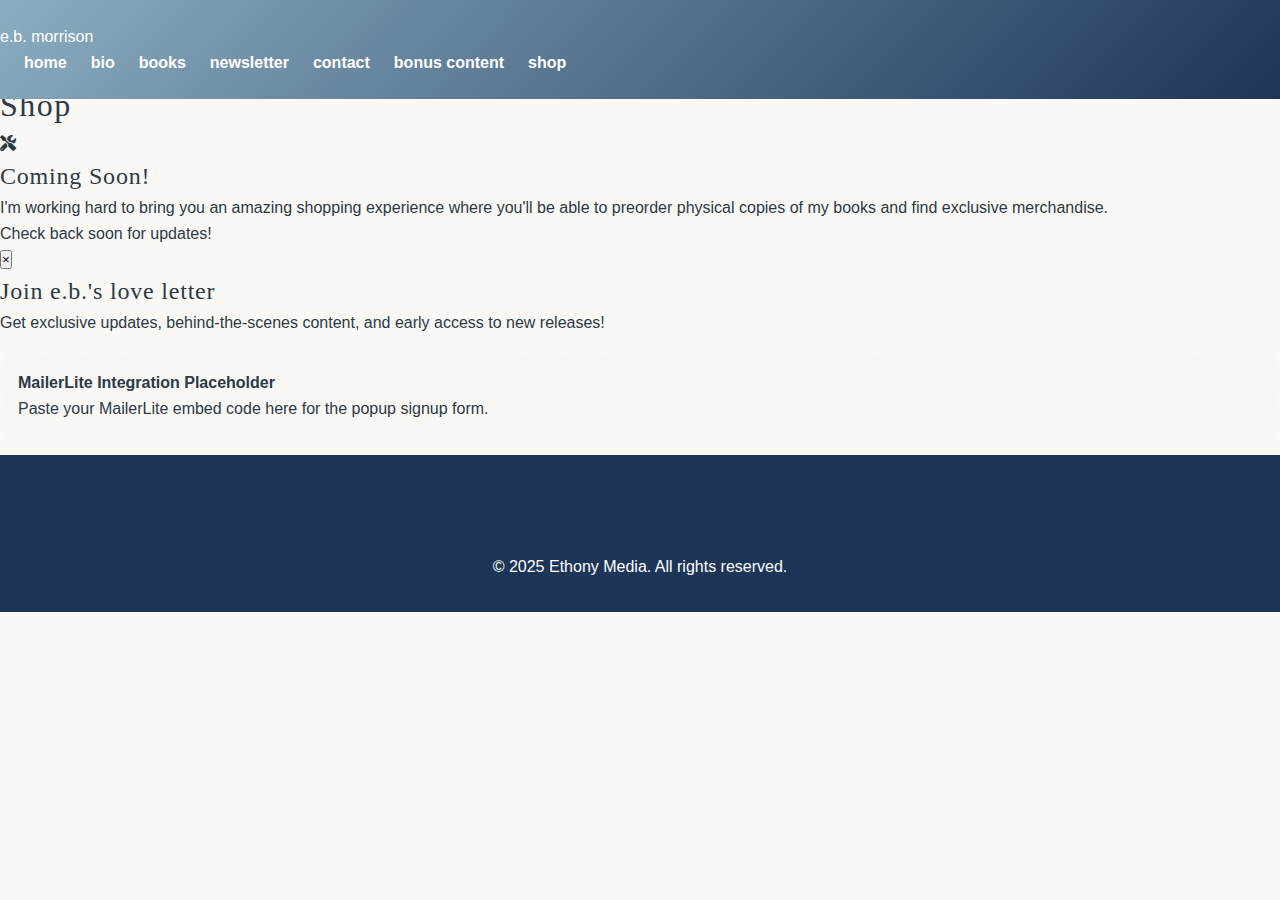
<file: shop.html>
<!DOCTYPE html>
<html lang="en">
<head>
    <meta charset="UTF-8">
    <meta name="viewport" content="width=device-width, initial-scale=1.0">
    <title>Shop - e.b. morrison</title>
    <link href="https://cdnjs.cloudflare.com/ajax/libs/font-awesome/6.0.0/css/all.min.css" rel="stylesheet">
    <link rel="stylesheet" href="styles.css">
</head>
<body>
<!-- Header -->
<header>
    <nav>
        <div class="logo">e.b. morrison</div>
        <ul class="nav-links">
            <li><a href="index.html">home</a></li>
            <li><a href="bio.html">bio</a></li>
            <li><a href="books.html">books</a></li>
            <li><a href="newsletter.html">newsletter</a></li>
            <li><a href="contact.html">contact</a></li>
            <li><a href="PATREON_LINK_PLACEHOLDER" target="_blank">bonus content</a></li>
            <li><a href="shop.html">shop</a></li>
        </ul>
        <div class="menu-toggle" onclick="toggleMenu()">
            <span></span>
            <span></span>
            <span></span>
        </div>
    </nav>
</header>

<!-- Main Content -->
<main>
    <h1>Shop</h1>
    <div class="under-construction">
        <i class="fas fa-tools"></i>
        <h2>Coming Soon!</h2>
        <p>I'm working hard to bring you an amazing shopping experience where you'll be able to preorder physical copies of my books and find exclusive merchandise.</p>
        <p>Check back soon for updates!</p>
    </div>
</main>

<!-- Newsletter Popup -->
<div class="newsletter-popup" id="newsletterPopup">
    <div class="popup-content">
        <button class="close-popup" onclick="closeNewsletterPopup()">&times;</button>
        <h2>Join e.b.'s love letter</h2>
        <p>Get exclusive updates, behind-the-scenes content, and early access to new releases!</p>

        <!-- MailerLite integration placeholder for popup -->
        <div style="border: 2px dashed rgba(255,255,255,0.3); padding: 1rem; margin: 1rem 0;">
            <p><strong>MailerLite Integration Placeholder</strong></p>
            <p>Paste your MailerLite embed code here for the popup signup form.</p>
        </div>
    </div>
</div>

<!-- Footer -->
<footer>
    <div class="footer-content">
        <div class="social-links">
            <a href="TIKTOK_LINK_PLACEHOLDER" target="_blank" title="TikTok"><i class="fab fa-tiktok"></i></a>
            <a href="INSTAGRAM_LINK_PLACEHOLDER" target="_blank" title="Instagram"><i class="fab fa-instagram"></i></a>
            <a href="GOODREADS_LINK_PLACEHOLDER" target="_blank" title="Goodreads"><i class="fab fa-goodreads"></i></a>
            <a href="BLUESKY_LINK_PLACEHOLDER" target="_blank" title="Bluesky"><i class="fas fa-cloud"></i></a>
        </div>

        <div class="footer-links">
            <a href="privacy.html">Privacy Policy</a>
        </div>

        <div class="copyright">
            © 2025 Ethony Media. All rights reserved.
        </div>
    </div>
</footer>

<script src="script.js"></script>
</body>
</html>
</file>
<file: styles.css>
/* Base Styles */
:root {
    /* New England coastal palette */
    --navy-blue: #1D3557;           /* Deep navy for anchors */
    --dusty-blue: #8BADC1;          /* Soft weathered blue */
    --pale-blue: #D6E2E9;           /* Misty morning blue */
    --soft-cream: #F5F1E8;          /* Warm cream */
    --antique-white: #F9F8F4;       /* Aged paper white */

    /* Supporting colors */
    --slate-blue: #5E7B96;          /* Medium blue for accents */
    --sand-beige: #E5DDCB;          /* Beach sand color */
    --dark-text: #2C3A47;           /* Deep blue-gray for text */
    --light-text: #FFFFFF;          /* White text */
}

* {
    margin: 0;
    padding: 0;
    box-sizing: border-box;
}

body {
    font-family: 'Montserrat', sans-serif;
    line-height: 1.6;
    color: var(--dark-text);
    background-color: var(--antique-white);
    padding-top: 80px; /* Space for fixed header */
}

h1, h2, h3 {
    font-family: 'Playfair Display', serif;
    font-weight: 400;
}

h1 {
    letter-spacing: 1.5px;
}

h2, h3 {
    letter-spacing: 0.8px;
}

a {
    text-decoration: none;
    color: var(--navy-blue);
    transition: all 0.3s ease;
}

a:hover {
    color: var(--dusty-blue);
}

/* Header Styles */
header {
    background: linear-gradient(135deg, var(--dusty-blue), var(--navy-blue));
    padding: 1.5rem 0;
    color: var(--light-text);
    position: fixed; /* Makes the header stick */
    width: 100%; /* Full width */
    top: 0; /* Stick to the top */
    z-index: 1000; /* Ensures header stays on top of other content */
}

.header-container {
    max-width: 1200px;
    margin: 0 auto;
    padding: 0 2rem;
    display: flex;
    justify-content: space-between;
    align-items: center;
    flex-wrap: wrap;
}

.author-name {
    font-size: 2.7rem;
    letter-spacing: 2px;
    margin-bottom: 0.5rem;
    text-shadow: 0 2px 4px rgba(29, 53, 87, 0.2);
    font-style: italic;
    white-space: nowrap; /* Keep on one line */
}

nav ul {
    display: flex;
    list-style: none;
    flex-wrap: wrap;
}

nav li {
    margin-left: 1.5rem;
}

nav a {
    color: var(--light-text);
    font-weight: 600;
    position: relative;
}

nav a:hover {
    color: var(--pale-blue);
}

nav a::after {
    content: '';
    position: absolute;
    width: 0;
    height: 2px;
    bottom: -4px;
    left: 0;
    background-color: var(--pale-blue);
    transition: width 0.3s ease;
}

nav a:hover::after {
    width: 100%;
}

/* Hero Section */
.hero {
    background: linear-gradient(rgba(29, 53, 87, 0.15), rgba(29, 53, 87, 0.15)), url('img/hero-background.jpg');
    background-size: cover;
    background-position: center;
    color: var(--light-text);
    text-align: center;
    padding: 8rem 2rem;
    position: relative;
}

/* Add subtle animation for a dreamy quality */
.hero::before {
    content: '';
    position: absolute;
    top: 0;
    left: 0;
    right: 0;
    bottom: 0;
    background: radial-gradient(circle at 30% 40%, rgba(139, 173, 193, 0.1), transparent 60%);
    animation: pulse 15s infinite alternate ease-in-out;
    z-index: 1;
}

@keyframes pulse {
    0% { opacity: 0.3; }
    100% { opacity: 0.8; }
}

.hero::after {
    content: '';
    position: absolute;
    top: 0;
    left: 0;
    right: 0;
    bottom: 0;
    background: linear-gradient(135deg, rgba(139, 173, 193, 0.1), rgba(29, 53, 87, 0.1));
    z-index: 1;
}

.hero-content {
    position: relative;
    z-index: 2;
    max-width: 800px;
    margin: 0 auto;
}

.hero h2 {
    font-size: 2.9rem;
    margin-bottom: 1rem;
    text-shadow: 0 2px 10px rgba(0, 0, 0, 0.3);
    font-style: italic;
}

.hero p {
    font-size: 1.25rem;
    margin-bottom: 2rem;
    line-height: 1.6;
    font-family: 'Montserrat', sans-serif;
}

.cta-button {
    display: inline-block;
    background: linear-gradient(to right, var(--slate-blue), var(--navy-blue));
    color: var(--light-text);
    padding: 0.8rem 2.2rem;
    border-radius: 50px;
    font-weight: 600;
    box-shadow: 0 4px 20px rgba(29, 53, 87, 0.3);
    transition: all 0.4s cubic-bezier(0.175, 0.885, 0.32, 1.275);
}

.cta-button:hover {
    transform: translateY(-3px);
    box-shadow: 0 6px 25px rgba(29, 53, 87, 0.5);
    color: var(--light-text);
}

/* Featured Book Section */
.featured-book {
    padding: 5rem 2rem;
}

.gradient-container {
    max-width: 1000px;
    margin: 0 auto;
    background: linear-gradient(to bottom right, var(--pale-blue), var(--soft-cream));
    padding: 3rem;
    border-radius: 16px;
    box-shadow: 0 10px 30px rgba(29, 53, 87, 0.1);
}

.featured-book h2 {
    text-align: center;
    margin-bottom: 3rem;
    font-size: 2.5rem;
    color: var(--navy-blue);
    font-style: italic;
}

.book-display {
    display: flex;
    align-items: center;
    gap: 3rem;
    flex-wrap: wrap;
}

.book-cover {
    flex: 1;
    min-width: 250px;
}

.placeholder-cover {
    background: linear-gradient(135deg, var(--dusty-blue), var(--navy-blue));
    height: 400px;
    display: flex;
    align-items: center;
    justify-content: center;
    color: var(--light-text);
    border-radius: 16px;
    box-shadow: 0 15px 30px rgba(29, 53, 87, 0.25);
}

.book-info {
    flex: 2;
    min-width: 300px;
}

.book-info h3 {
    font-size: 1.9rem;
    margin-bottom: 1rem;
    color: var(--navy-blue);
    font-style: italic;
}

.book-description {
    margin-bottom: 1.5rem;
    font-size: 1.1rem;
    line-height: 1.6;
    font-family: 'Montserrat', sans-serif;
}

.release-date {
    font-style: italic;
    color: var(--navy-blue);
    font-family: 'Montserrat', sans-serif;
}

/* Newsletter Teaser */
.newsletter-teaser {
    background-color: var(--slate-blue);
    padding: 4rem 2rem;
    color: var(--light-text);
    text-align: center;
}

.newsletter-content {
    max-width: 650px;
    margin: 0 auto;
}

.newsletter-teaser h2 {
    margin-bottom: 1.2rem;
    font-size: 2.3rem;
    color: var(--light-text);
    font-style: italic;
}

.newsletter-teaser p {
    margin-bottom: 1.8rem;
    font-size: 1.1rem;
    line-height: 1.6;
    font-family: 'Montserrat', sans-serif;
}

/* Footer */
footer {
    background-color: var(--navy-blue);
    color: var(--light-text);
    padding: 2rem;
    text-align: center;
}

.social-links {
    margin-bottom: 1rem;
}

.social-icon {
    color: var(--light-text);
    margin: 0 0.5rem;
    font-size: 1.1rem;
    transition: all 0.3s ease;
}

.social-icon:hover {
    color: var(--dusty-blue);
}

/* Responsive Adjustments */
@media (max-width: 768px) {
    .header-container {
        flex-direction: column;
        text-align: center;
    }

    nav ul {
        margin-top: 1rem;
        justify-content: center;
    }

    nav li:first-child {
        margin-left: 0;
    }

    .book-display {
        flex-direction: column;
        text-align: center;
    }

    .book-info {
        padding-top: 1.5rem;
    }
}

/* About Page Styles */
.about-container {
    max-width: 1000px;
    margin: 0 auto;
    padding: 4rem 2rem;
    background-color: var(--soft-cream);
    border-radius: 16px;
    box-shadow: 0 10px 30px rgba(29, 53, 87, 0.1);
}

.about-container h2 {
    text-align: center;
    font-size: 2.5rem;
    margin-bottom: 3rem;
    color: var(--navy-blue);
    font-style: italic;
}

.about-content {
    display: flex;
    gap: 3rem;
    margin-bottom: 3rem;
    flex-wrap: wrap;
}

.author-photo {
    flex: 1;
    min-width: 250px;
    text-align: center;
}

.dog-photo {
    width: 100%;
    max-width: 350px;
    border-radius: 16px;
    box-shadow: 0 10px 30px rgba(29, 53, 87, 0.25);
}

.photo-caption {
    margin-top: 1rem;
    font-style: italic;
    color: var(--navy-blue);
    font-family: 'Montserrat', sans-serif;
}

.author-bio {
    flex: 2;
    min-width: 300px;
}

.author-bio p {
    margin-bottom: 1.5rem;
    font-size: 1.1rem;
    line-height: 1.6;
    font-family: 'Montserrat', sans-serif;
}

.author-interests {
    background: linear-gradient(to bottom right, var(--pale-blue), var(--soft-cream));
    padding: 2rem;
    border-radius: 16px;
    margin-top: 2rem;
    box-shadow: 0 8px 20px rgba(29, 53, 87, 0.1);
}

.author-interests h3 {
    color: var(--navy-blue);
    margin-bottom: 1rem;
    font-style: italic;
}

.author-interests p {
    margin-bottom: 1.5rem;
    font-family: 'Montserrat', sans-serif;
}

/* Responsive adjustments */
@media (max-width: 768px) {
    .about-content {
        flex-direction: column;
    }

    .author-photo {
        margin: 0 auto 2rem;
    }
}

/* Books Page Styles */
.books-container {
    max-width: 1000px;
    margin: 0 auto;
    padding: 4rem 2rem;
    background-color: var(--soft-cream);
    border-radius: 16px;
    box-shadow: 0 10px 30px rgba(29, 53, 87, 0.1);
}

.books-container h2 {
    text-align: center;
    font-size: 2.5rem;
    margin-bottom: 3rem;
    color: var(--navy-blue);
    font-style: italic;
}

.coming-soon {
    margin-bottom: 4rem;
}

.coming-soon h3 {
    color: var(--navy-blue);
    font-size: 1.9rem;
    margin-bottom: 0.5rem;
    font-style: italic;
}

.release-date {
    font-style: italic;
    margin-bottom: 2rem;
    color: var(--navy-blue);
    font-family: 'Montserrat', sans-serif;
}

.book-preview {
    display: flex;
    gap: 3rem;
    flex-wrap: wrap;
}

.book-cover {
    flex: 1;
    min-width: 250px;
}

.placeholder-cover {
    background: linear-gradient(135deg, var(--dusty-blue), var(--navy-blue));
    height: 400px;
    display: flex;
    align-items: center;
    justify-content: center;
    color: var(--light-text);
    text-align: center;
    padding: 1rem;
    border-radius: 16px;
    box-shadow: 0 15px 30px rgba(29, 53, 87, 0.25);
}

.book-details {
    flex: 2;
    min-width: 300px;
}

.book-title {
    font-size: 1.8rem;
    margin-bottom: 0.5rem;
    color: var(--navy-blue);
    font-style: italic;
}

.book-subtitle {
    font-style: italic;
    margin-bottom: 1.5rem;
    font-family: 'Montserrat', sans-serif;
}

.book-description p {
    margin-bottom: 1rem;
    line-height: 1.6;
    font-size: 1.1rem;
    font-family: 'Montserrat', sans-serif;
}

.book-info {
    margin-top: 2rem;
    background: linear-gradient(to right, var(--pale-blue), var(--soft-cream));
    padding: 1.5rem;
    border-radius: 16px;
    box-shadow: 0 8px 20px rgba(29, 53, 87, 0.1);
}

.book-info p {
    margin-bottom: 0.5rem;
    font-family: 'Montserrat', sans-serif;
}

.future-works {
    background: rgba(139, 173, 193, 0.15);
    padding: 2rem;
    border-radius: 16px;
    box-shadow: 0 8px 20px rgba(29, 53, 87, 0.1);
}

.future-works h3 {
    color: var(--navy-blue);
    font-size: 1.8rem;
    margin-bottom: 1rem;
    font-style: italic;
}

.projects-list {
    margin: 1rem 0 1rem 2rem;
    line-height: 1.6;
    font-family: 'Montserrat', sans-serif;
}

.projects-list li {
    margin-bottom: 0.5rem;
}

/* Responsive adjustments */
@media (max-width: 768px) {
    .book-preview {
        flex-direction: column;
    }

    .placeholder-cover {
        height: 350px;
        margin-bottom: 2rem;
    }
}

/* Newsletter Page Styles */
.newsletter-container {
    max-width: 1000px;
    margin: 0 auto;
    padding: 4rem 2rem;
    background-color: var(--soft-cream);
    border-radius: 16px;
    box-shadow: 0 10px 30px rgba(29, 53, 87, 0.1);
}

.newsletter-container h2 {
    text-align: center;
    font-size: 2.5rem;
    margin-bottom: 3rem;
    color: var(--navy-blue);
    font-style: italic;
}

.newsletter-content {
    display: flex;
    gap: 3rem;
    flex-wrap: wrap;
}

.newsletter-info {
    flex: 1;
    min-width: 300px;
}

.newsletter-info h3 {
    color: var(--navy-blue);
    font-size: 1.9rem;
    margin-bottom: 1.5rem;
    font-style: italic;
}

.newsletter-info p {
    margin-bottom: 1.5rem;
    font-size: 1.1rem;
    line-height: 1.6;
    font-family: 'Montserrat', sans-serif;
}

.newsletter-benefits {
    margin: 1rem 0 1.5rem 1.5rem;
    line-height: 1.6;
    font-family: 'Montserrat', sans-serif;
}

.newsletter-benefits li {
    margin-bottom: 0.5rem;
    position: relative;
}

.newsletter-benefits li::before {
    content: "•";
    color: var(--dusty-blue);
    font-weight: bold;
    position: absolute;
    left: -1.5rem;
}

.signup-form {
    flex: 1;
    min-width: 300px;
    background: linear-gradient(to bottom right, var(--pale-blue), var(--soft-cream));
    padding: 2rem;
    border-radius: 16px;
    box-shadow: 0 10px 30px rgba(29, 53, 87, 0.2);
}

.form-group {
    margin-bottom: 1.5rem;
}

.form-group label {
    display: block;
    margin-bottom: 0.5rem;
    font-weight: 600;
    color: var(--dark-text);
    font-family: 'Montserrat', sans-serif;
}

.form-group input[type="text"],
.form-group input[type="email"] {
    width: 100%;
    padding: 0.8rem;
    border: 1px solid rgba(29, 53, 87, 0.2);
    border-radius: 8px;
    font-family: 'Montserrat', sans-serif;
    font-size: 1rem;
}

.form-group.consent {
    display: flex;
    align-items: flex-start;
    gap: 10px;
}

.form-group.consent input {
    margin-top: 5px;
    flex-shrink: 0;
    width: auto;
}

.form-group.consent label {
    font-weight: 400;
    font-size: 0.9rem;
    line-height: 1.4;
    display: inline;
    text-align: left;
    margin-top: 3px;
}

.signup-button {
    display: inline-block;
    background: linear-gradient(to right, var(--dusty-blue), var(--navy-blue));
    color: var(--light-text);
    padding: 0.8rem 2rem;
    border: none;
    border-radius: 50px;
    font-weight: 600;
    font-family: 'Montserrat', sans-serif;
    font-size: 1rem;
    cursor: pointer;
    box-shadow: 0 4px 20px rgba(29, 53, 87, 0.3);
    transition: all 0.4s cubic-bezier(0.175, 0.885, 0.32, 1.275);
}

.signup-button:hover {
    transform: translateY(-3px);
    box-shadow: 0 6px 25px rgba(29, 53, 87, 0.5);
}

.privacy-note {
    margin-top: 1.5rem;
    font-size: 0.85rem;
    text-align: center;
    font-family: 'Montserrat', sans-serif;
}

/* Responsive adjustments */
@media (max-width: 768px) {
    .newsletter-content {
        flex-direction: column;
    }
}

/* Contact Page Styles */
.contact-container {
    max-width: 1000px;
    margin: 0 auto;
    padding: 4rem 2rem;
    background-color: var(--soft-cream);
    border-radius: 16px;
    box-shadow: 0 10px 30px rgba(29, 53, 87, 0.1);
}

.contact-container h2 {
    text-align: center;
    font-size: 2.5rem;
    margin-bottom: 3rem;
    color: var(--navy-blue);
    font-style: italic;
}

.contact-content {
    display: flex;
    gap: 3rem;
    flex-wrap: wrap;
}

.contact-info {
    flex: 1;
    min-width: 300px;
}

.contact-info h3 {
    color: var(--navy-blue);
    font-size: 1.9rem;
    margin-bottom: 1.5rem;
    font-style: italic;
}

.contact-info p {
    font-family: 'Montserrat', sans-serif;
}

.contact-methods {
    margin-top: 2rem;
}

.contact-method {
    margin-bottom: 2rem;
}

.contact-method h4 {
    color: var(--navy-blue);
    font-size: 1.4rem;
    margin-bottom: 0.5rem;
    font-family: 'Playfair Display', serif;
    font-style: italic;
}

.contact-method p {
    font-family: 'Montserrat', sans-serif;
}

.social-list {
    list-style: none;
    margin-left: 0;
    font-family: 'Montserrat', sans-serif;
}

.social-list li {
    margin-bottom: 0.5rem;
}

.social-list a {
    font-weight: 600;
}

.contact-form {
    flex: 1;
    min-width: 300px;
    background: linear-gradient(to bottom right, var(--pale-blue), var(--soft-cream));
    padding: 2rem;
    border-radius: 16px;
    box-shadow: 0 10px 30px rgba(29, 53, 87, 0.2);
}

.contact-form h3 {
    color: var(--navy-blue);
    font-size: 1.9rem;
    margin-bottom: 1.5rem;
    font-style: italic;
}

.form-group {
    margin-bottom: 1.5rem;
}

.form-group label {
    display: block;
    margin-bottom: 0.5rem;
    font-weight: 600;
    color: var(--dark-text);
    font-family: 'Montserrat', sans-serif;
}

.form-group input,
.form-group textarea {
    width: 100%;
    padding: 0.8rem;
    border: 1px solid rgba(29, 53, 87, 0.2);
    border-radius: 8px;
    font-family: 'Montserrat', sans-serif;
    font-size: 1rem;
}

.form-group textarea {
    resize: vertical;
}

.submit-button {
    display: inline-block;
    background: linear-gradient(to right, var(--dusty-blue), var(--navy-blue));
    color: var(--light-text);
    padding: 0.8rem 2rem;
    border: none;
    border-radius: 50px;
    font-weight: 600;
    font-family: 'Montserrat', sans-serif;
    font-size: 1rem;
    cursor: pointer;
    box-shadow: 0 4px 20px rgba(29, 53, 87, 0.3);
    transition: all 0.4s cubic-bezier(0.175, 0.885, 0.32, 1.275);
}

.submit-button:hover {
    transform: translateY(-3px);
    box-shadow: 0 6px 25px rgba(29, 53, 87, 0.5);
}

/* Responsive adjustments */
@media (max-width: 768px) {
    .contact-content {
        flex-direction: column;
    }
}

.checkbox-wrapper {
    width: 20px;
    flex-shrink: 0;
}

.consent-text {
    flex-grow: 1;
}

/* Privacy Policy Styles */
.policy-container {
    max-width: 800px;
    margin: 0 auto;
    padding: 4rem 2rem;
    background-color: var(--soft-cream);
    border-radius: 16px;
    box-shadow: 0 10px 30px rgba(29, 53, 87, 0.1);
}

.policy-container h2 {
    text-align: center;
    font-size: 2.5rem;
    margin-bottom: 3rem;
    color: var(--navy-blue);
    font-style: italic;
}

.policy-content h3 {
    color: var(--navy-blue);
    margin: 2rem 0 1rem;
    font-size: 1.5rem;
    font-style: italic;
}

.policy-content p {
    margin-bottom: 1rem;
    line-height: 1.6;
    font-family: 'Montserrat', sans-serif;
}

.policy-content ul {
    margin-bottom: 1.5rem;
    margin-left: 1.5rem;
    font-family: 'Montserrat', sans-serif;
}

.policy-content ul li {
    margin-bottom: 0.5rem;
}

.form-note {
    margin-top: 1rem;
    font-size: 0.85rem;
    text-align: center;
    font-family: 'Montserrat', sans-serif;
}

/* MailerLite form adjustments */
#mlb2-23753658.ml-form-embedContainer .ml-form-embedWrapper.embedDefault,
#mlb2-23753658.ml-form-embedContainer .ml-form-embedWrapper.embedForm {
    width: 100% !important;
    max-width: 600px !important;
}

#mlb2-23753658.ml-form-embedContainer .ml-form-embedWrapper .ml-form-embedBody .ml-form-embedSubmit button {
    border-radius: 50px !important;
    padding: 0.8rem 2rem !important;
    font-weight: 600 !important;
    background: linear-gradient(to right, var(--dusty-blue), var(--navy-blue)) !important;
    box-shadow: 0 4px 20px rgba(29, 53, 87, 0.3) !important;
    transition: all 0.4s cubic-bezier(0.175, 0.885, 0.32, 1.275) !important;
}

#mlb2-23753658.ml-form-embedContainer .ml-form-embedWrapper .ml-form-embedBody .ml-form-embedSubmit button:hover {
    transform: translateY(-3px) !important;
    box-shadow: 0 6px 25px rgba(29, 53, 87, 0.5) !important;
}

#mlb2-23753658.ml-form-embedContainer .ml-form-embedWrapper {
    background-color: var(--antique-white) !important;
}

/* Add this to your styles.css file */
header .author-name {
    font-family: 'Playfair Display', serif !important;
    font-style: italic !important;
    font-weight: 400 !important;
}
</file>
